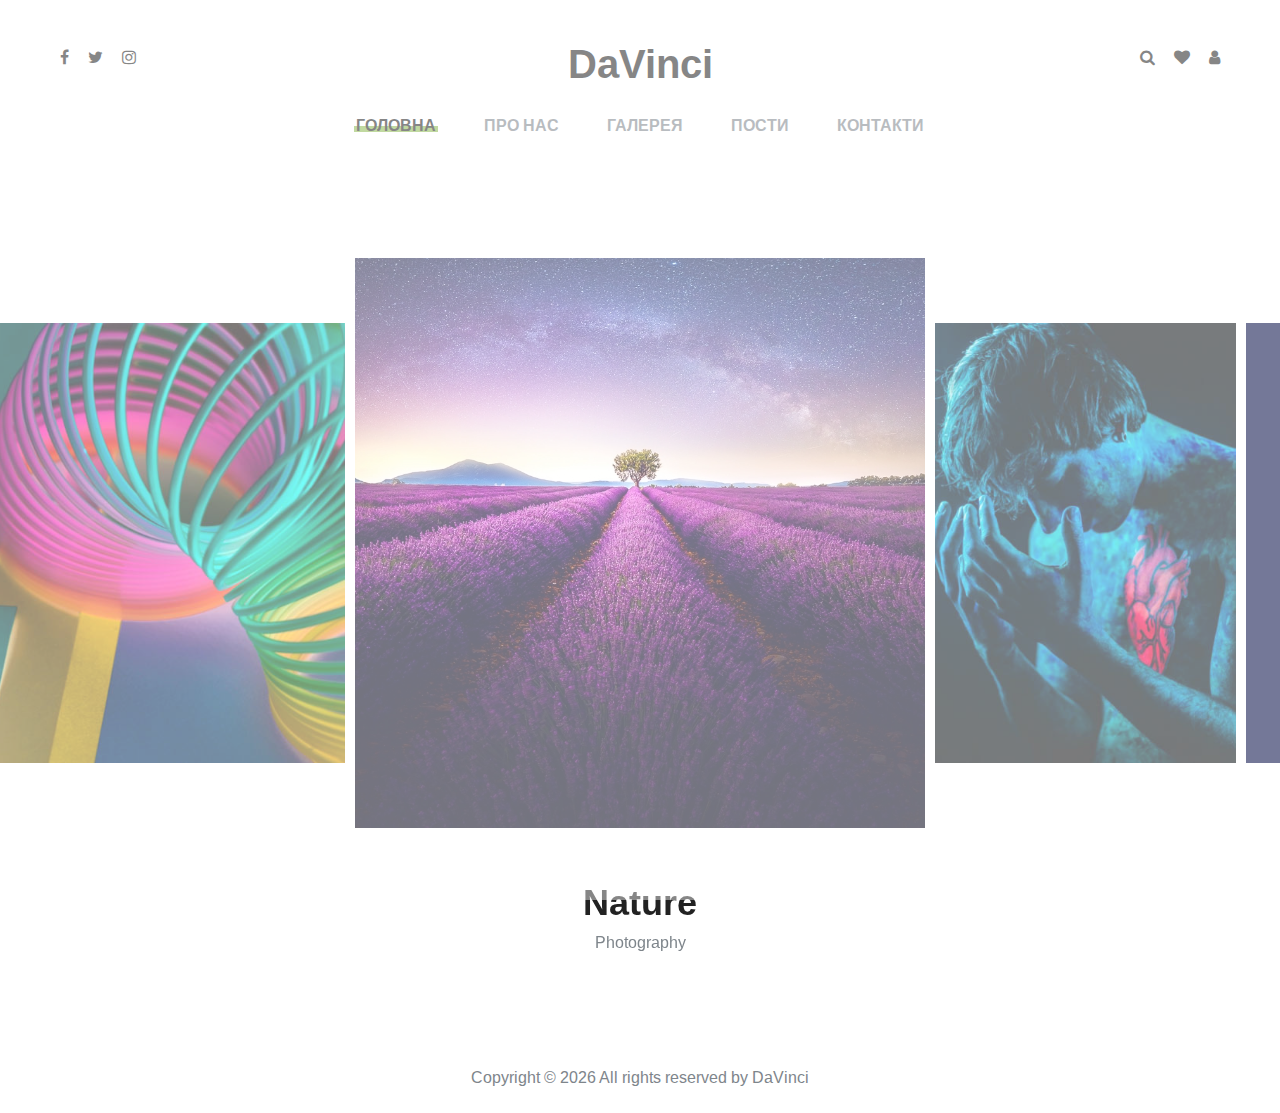
<file: index.html>
<!DOCTYPE html>
<html lang="zxx">
<head>
	<title>DaVinci</title>
	<meta charset="UTF-8">
	<meta name="keywords" content="photo, html">
	<meta name="viewport" content="width=device-width, initial-scale=1.0">
	<!-- Stylesheets -->
	<link rel="stylesheet" href="css/bootstrap.min.css"/>
	<link rel="stylesheet" href="css/font-awesome.min.css"/>
	<link rel="stylesheet" href="css/slicknav.min.css"/>
	<link rel="stylesheet" href="css/fresco.css"/>
	<link rel="stylesheet" href="css/slick.css"/>

	<!-- Main Stylesheets -->
	<link rel="stylesheet" href="css/style.css"/>


	<!--[if lt IE 9]>
		<script src="https://oss.maxcdn.com/html5shiv/3.7.2/html5shiv.min.js"></script>
		<script src="https://oss.maxcdn.com/respond/1.4.2/respond.min.js"></script>
	<![endif]-->

</head>
<body>
	<!-- Page Preloder -->
	<div id="preloder">
		<div class="loader"></div>
	</div>

	<!-- Header Section -->
	<header class="header">
		<div class="container-fluid">
			<div class="row">
				<div class="col-sm-4 col-md-3 order-2 order-sm-1">
					<div class="header__social">
						<a href="#"><i class="fa fa-facebook"></i></a>
						<a href="#"><i class="fa fa-twitter"></i></a>
						<a href="#"><i class="fa fa-instagram"></i></a>
					</div>
				</div>
				<div class="col-sm-4 col-md-6 order-1  order-md-2 text-center">
					<a href="./index.html" class="site-logo" style="display: flex; flex-direction: row; justify-content: center;">	
						<!---<img src="/img/leonardo-da-vinci.png" style="height: 45px; width: 45px;" alt="">--->		
						<h1 class="logo-title" style="font-size: 40px;">DaVinci</h1>
					</a>
				</div>
				<div class="col-sm-4 col-md-3 order-3 order-sm-3">
					<div class="header__switches">
						<a href="#" class="search-switch"><i class="fa fa-search"></i></a>
						<a href="#" class="nav-switch"><i class="fa fa-bars"></i></a>
						<a href="#"><i class="fa fa-heart"></i></a>
						<a href="#"><i class="fa fa-user"></i></a>						
					</div>
				</div>
			</div>
			<nav class="main__menu">
				<ul class="nav__menu">
					<li><a href="./index.html" class="menu--active">Головна</a></li>
					<li><a href="./about.html">Про нас</a></li>
					<li><a href="./gallery.html">Галерея</a></li>
					<li><a href="./blog.html">Пости</a>
						<ul class="sub__menu">
							<li><a href="./blog-single.html">Одиночний пост</a></li>
						</ul>
					</li>
					<li><a href="./contact.html">Контакти</a></li>
				</ul>
			</nav>
		</div>
	</header>
	<!-- Header Section end -->

	<!-- Hero Section -->
	<section class="hero__section">
		<div class="hero-slider">
			<div class="slide-item">
				<a class="fresco" href="img/hero-slider/1.jpg" data-fresco-group="projects">
					<img src="img/hero-slider/1.jpg" alt="">
				</a>
			</div>
			<div class="slide-item">
				<a class="fresco" href="img/hero-slider/2.jpg" data-fresco-group="projects">
					<img src="img/hero-slider/2.jpg" alt="">
					</a>
			</div>
			<div class="slide-item">
				<a class="fresco" href="img/hero-slider/3.jpg" data-fresco-group="projects">
					<img src="img/hero-slider/3.jpg" alt="">
				</a>	
			</div>
			<div class="slide-item">
				<a class="fresco" href="img/hero-slider/4.jpg" data-fresco-group="projects">
					<img src="img/hero-slider/4.jpg" alt="">
				</a>	
			</div>
			<div class="slide-item">
				<a class="fresco" href="img/hero-slider/5.jpg" data-fresco-group="projects">
					<img src="img/hero-slider/5.jpg" alt="">
				</a>	
			</div>
			<div class="slide-item">
				<a class="fresco" href="img/hero-slider/6.jpg" data-fresco-group="projects">
					<img src="img/hero-slider/6.jpg" alt="">
				</a>	
			</div>
			<div class="slide-item">
				<a class="fresco" href="img/hero-slider/7.jpg" data-fresco-group="projects">
					<img src="img/hero-slider/7.jpg" alt="">
				</a>	
			</div>
		</div>
		<div class="hero-text-slider">
			<div class="text-item">
				<h2>Nature</h2>
				<p>Photography</p>
			</div>
			<div class="text-item">
				<h2>Red Heartbeat</h2>
				<p>Photography</p>
			</div>
			<div class="text-item">
				<h2>Blue Dreem</h2>
				<p>Photography</p>
			</div>
			<div class="text-item">
				<h2>Christian Church</h2>
				<p>Photography</p>
			</div>
			<div class="text-item">
				<h2>Red Darkness</h2>
				<p>Photography</p>
			</div>
			<div class="text-item">
				<h2>Beauty with Brain</h2>
				<p>Photography</p>
			</div>
			<div class="text-item">
				<h2>Remarkable</h2>
				<p>Photography</p>
			</div>
		</div>
	</section>
	<!-- Hero Section end -->

	<!-- Footer Section -->
	<footer class="footer__section">
		<div class="container">
			<!-- Link back to Colorlib can't be removed. Template is licensed under CC BY 3.0. -->
			<div class="footer__copyright__text">
				<p>Copyright &copy; <script>document.write(new Date().getFullYear());</script> All rights reserved by DaVinci</p>
			</div>
			<!-- Link back to Colorlib can't be removed. Template is licensed under CC BY 3.0. -->
		</div>
	</footer>
	<!-- Footer Section end -->

	<!-- Search Begin -->
	<div class="search-model">
		<div class="h-100 d-flex align-items-center justify-content-center">
			<div class="search-close-switch">+</div>
			<form class="search-model-form">
				<input type="text" id="search-input" placeholder="Введіть для пошуку.....">
			</form>
		</div>
	</div>
	<!-- Search End -->

	<!--====== Javascripts & Jquery ======-->
	<script src="js/vendor/jquery-3.2.1.min.js"></script>
	<script src="js/jquery.slicknav.min.js"></script>
	<script src="js/slick.min.js"></script>
	<script src="js/fresco.min.js"></script>
	<script src="js/main.js"></script>

	</body>
</html>
</file>
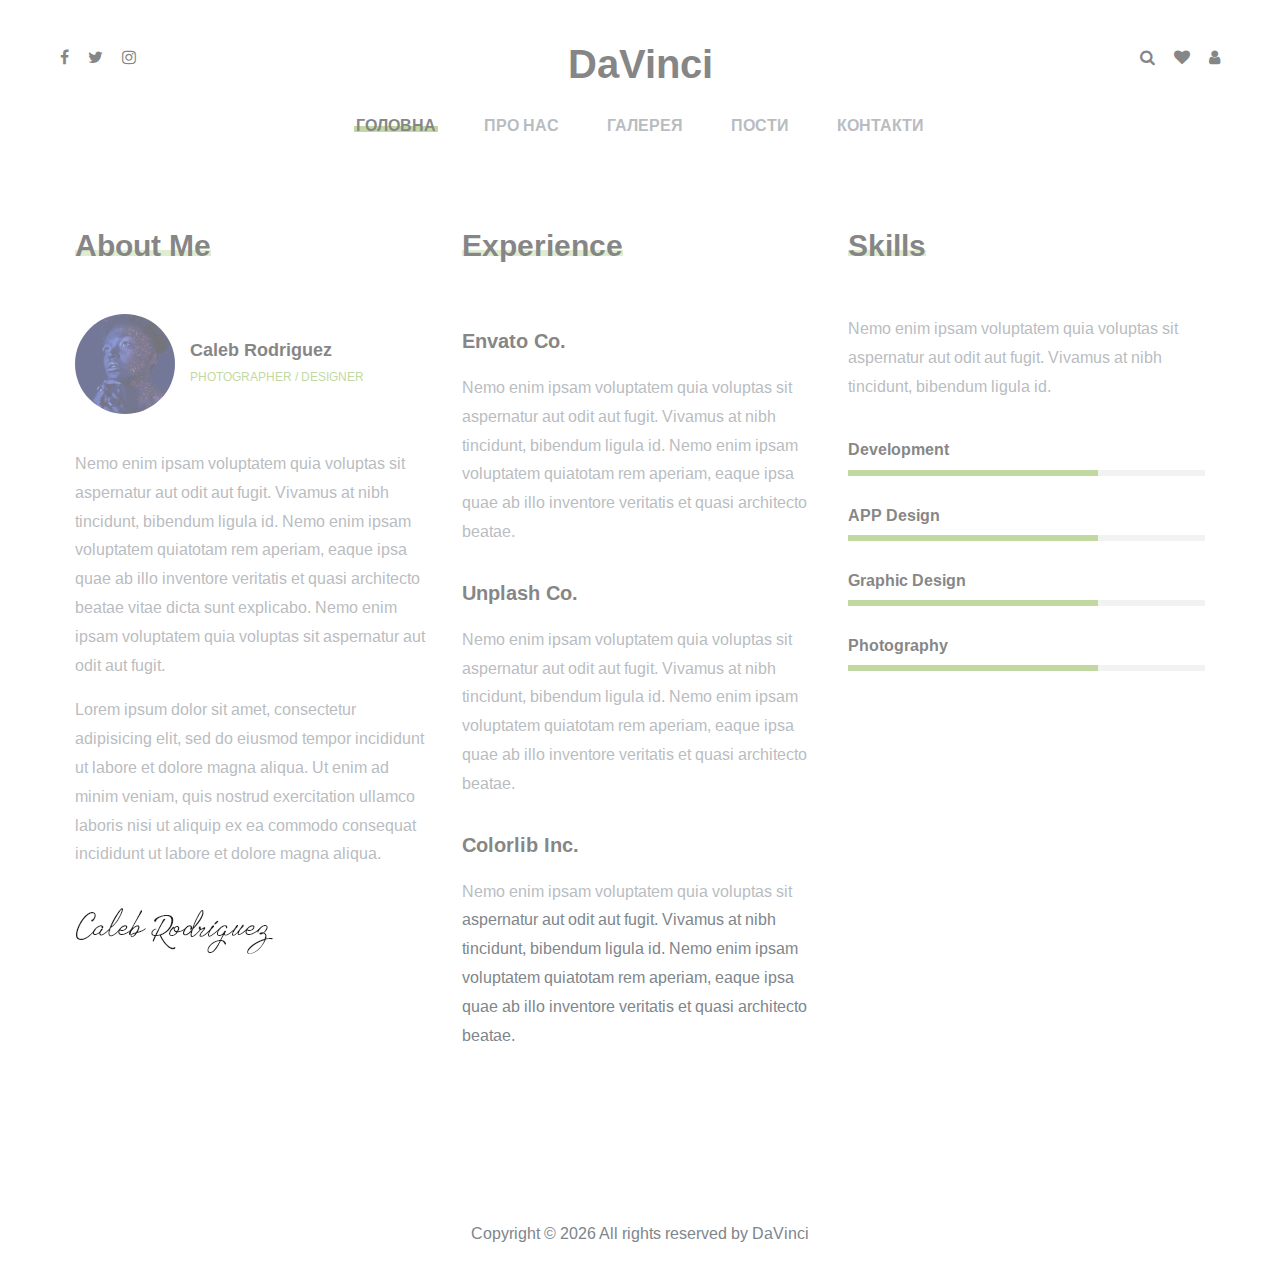
<file: about.html>
<!DOCTYPE html>
<html lang="zxx">
<head>
	<title>Boto | Photography HTML Template</title>
	<meta charset="UTF-8">
	<meta name="description" content="Boto Photo Studio HTML Template">
	<meta name="keywords" content="photo, html">
	<meta name="viewport" content="width=device-width, initial-scale=1.0">
	<!-- Stylesheets -->
	<link rel="stylesheet" href="css/bootstrap.min.css"/>
	<link rel="stylesheet" href="css/font-awesome.min.css"/>
	<link rel="stylesheet" href="css/slicknav.min.css"/>

	<!-- Main Stylesheets -->
	<link rel="stylesheet" href="css/style.css"/>


	<!--[if lt IE 9]>
		<script src="https://oss.maxcdn.com/html5shiv/3.7.2/html5shiv.min.js"></script>
		<script src="https://oss.maxcdn.com/respond/1.4.2/respond.min.js"></script>
	<![endif]-->

</head>
<body>
	<!-- Page Preloder -->
	<div id="preloder">
		<div class="loader"></div>
	</div>

	<!-- Header Section -->
	<header class="header">
		<div class="container-fluid">
			<div class="row">
				<div class="col-sm-4 col-md-3 order-2 order-sm-1">
					<div class="header__social">
						<a href="#"><i class="fa fa-facebook"></i></a>
						<a href="#"><i class="fa fa-twitter"></i></a>
						<a href="#"><i class="fa fa-instagram"></i></a>
					</div>
				</div>
				<div class="col-sm-4 col-md-6 order-1  order-md-2 text-center">
					<a href="./index.html" class="site-logo" style="display: flex; flex-direction: row; justify-content: center;">	
						<!---<img src="/img/leonardo-da-vinci.png" style="height: 45px; width: 45px;" alt="">--->		
						<h1 class="logo-title" style="font-size: 40px;">DaVinci</h1>
					</a>
				</div>
				<div class="col-sm-4 col-md-3 order-3 order-sm-3">
					<div class="header__switches">
						<a href="#" class="search-switch"><i class="fa fa-search"></i></a>
						<a href="#" class="nav-switch"><i class="fa fa-bars"></i></a>
						<a href="#"><i class="fa fa-heart"></i></a>
						<a href="#"><i class="fa fa-user"></i></a>						
					</div>
				</div>
			</div>
			<nav class="main__menu">
				<ul class="nav__menu">
					<li><a href="./index.html" class="menu--active">Головна</a></li>
					<li><a href="./about.html">Про нас</a></li>
					<li><a href="./gallery.html">Галерея</a></li>
					<li><a href="./blog.html">Пости</a>
						<ul class="sub__menu">
							<li><a href="./blog-single.html">Одиночний пост</a></li>
						</ul>
					</li>
					<li><a href="./contact.html">Контакти</a></li>
				</ul>
			</nav>
		</div>
	</header>
	<!-- Header Section end -->

	<!-- About Page -->
	<section class="about__page">
		<div class="container-fluid">
			<div class="row">
				<div class="col-lg-4">
					<div class="about__text">
						<h3 class="about__title">About Me</h3>
						<div class="about__meta">
							<img src="img/profile.jpg" alt="">
							<div class="about__meta__info">
								<h5>Caleb Rodriguez</h5>
								<p>PHOTOGRAPHER / DESIGNER</p>
							</div>
						</div>
						<p>Nemo enim ipsam voluptatem quia voluptas sit aspernatur aut odit aut fugit. Vivamus at nibh tincidunt, bibendum ligula id. Nemo enim ipsam voluptatem quiatotam rem aperiam, eaque ipsa quae ab illo inventore veritatis et quasi architecto beatae vitae dicta sunt explicabo. Nemo enim ipsam voluptatem quia voluptas sit aspernatur aut odit aut fugit.</p>
						<p>Lorem ipsum dolor sit amet, consectetur adipisicing elit, sed do eiusmod tempor incididunt ut labore et dolore magna aliqua. Ut enim ad minim veniam, quis nostrud exercitation ullamco laboris nisi ut aliquip ex ea commodo consequat incididunt ut labore et dolore magna aliqua.</p>
						<img src="img/signature.png" alt="">
					</div>
				</div>
				<div class="col-lg-4">
					<div class="experience__text">
						<h3 class="about__title">Experience</h3>
						<div class="experience__item">
							<h4>Envato Co.</h4>
							<p>Nemo enim ipsam voluptatem quia voluptas sit aspernatur aut odit aut fugit. Vivamus at nibh tincidunt, bibendum ligula id. Nemo enim ipsam voluptatem quiatotam rem aperiam, eaque ipsa quae ab illo inventore veritatis et quasi architecto beatae.</p>
						</div>
						<div class="experience__item">
							<h4>Unplash Co.</h4>
							<p>Nemo enim ipsam voluptatem quia voluptas sit aspernatur aut odit aut fugit. Vivamus at nibh tincidunt, bibendum ligula id. Nemo enim ipsam voluptatem quiatotam rem aperiam, eaque ipsa quae ab illo inventore veritatis et quasi architecto beatae.</p>
						</div>
						<div class="experience__item">
							<h4>Colorlib Inc.</h4>
							<p>Nemo enim ipsam voluptatem quia voluptas sit aspernatur aut odit aut fugit. Vivamus at nibh tincidunt, bibendum ligula id. Nemo enim ipsam voluptatem quiatotam rem aperiam, eaque ipsa quae ab illo inventore veritatis et quasi architecto beatae.</p>
						</div>
					</div>
				</div>
				<div class="col-lg-4">
					<div class="skills__text">
						<h3 class="about__title">Skills</h3>
						<p>Nemo enim ipsam voluptatem quia voluptas sit aspernatur aut odit aut fugit. Vivamus at nibh tincidunt, bibendum ligula id. </p>
						<div class="single-progress-item">
							<h6>Development</h6>
							<div class="progress-bar-style" data-progress="70"></div>
						</div>
						<div class="single-progress-item">
							<h6>APP Design</h6>
							<div class="progress-bar-style" data-progress="70"></div>
						</div>
						<div class="single-progress-item">
							<h6>Graphic Design</h6>
							<div class="progress-bar-style" data-progress="70"></div>
						</div>
						<div class="single-progress-item">
							<h6>Photography</h6>
							<div class="progress-bar-style" data-progress="70"></div>
						</div>
					</div>
				</div>
			</div>
		</div>
	</section>
	<!-- About Page end -->

	<!-- Footer Section -->
	<footer class="footer__section">
		<div class="container">
			<!-- Link back to Colorlib can't be removed. Template is licensed under CC BY 3.0. -->
			<div class="footer__copyright__text">
				<p>Copyright &copy; <script>document.write(new Date().getFullYear());</script> All rights reserved by DaVinci</p>
			</div>
			<!-- Link back to Colorlib can't be removed. Template is licensed under CC BY 3.0. -->
		</div>
	</footer>
	<!-- Footer Section end -->

	<!-- Search Begin -->
	<div class="search-model">
		<div class="h-100 d-flex align-items-center justify-content-center">
			<div class="search-close-switch">+</div>
			<form class="search-model-form">
				<input type="text" id="search-input" placeholder="Введіть для пошуку.....">
			</form>
		</div>
	</div>
	<!-- Search End -->

	<!--====== Javascripts & Jquery ======-->
	<script src="js/vendor/jquery-3.2.1.min.js"></script>
	<script src="js/jquery.slicknav.min.js"></script>
	<script src="js/slick.min.js"></script>
	<script src="js/main.js"></script>

	</body>
</html>
</file>
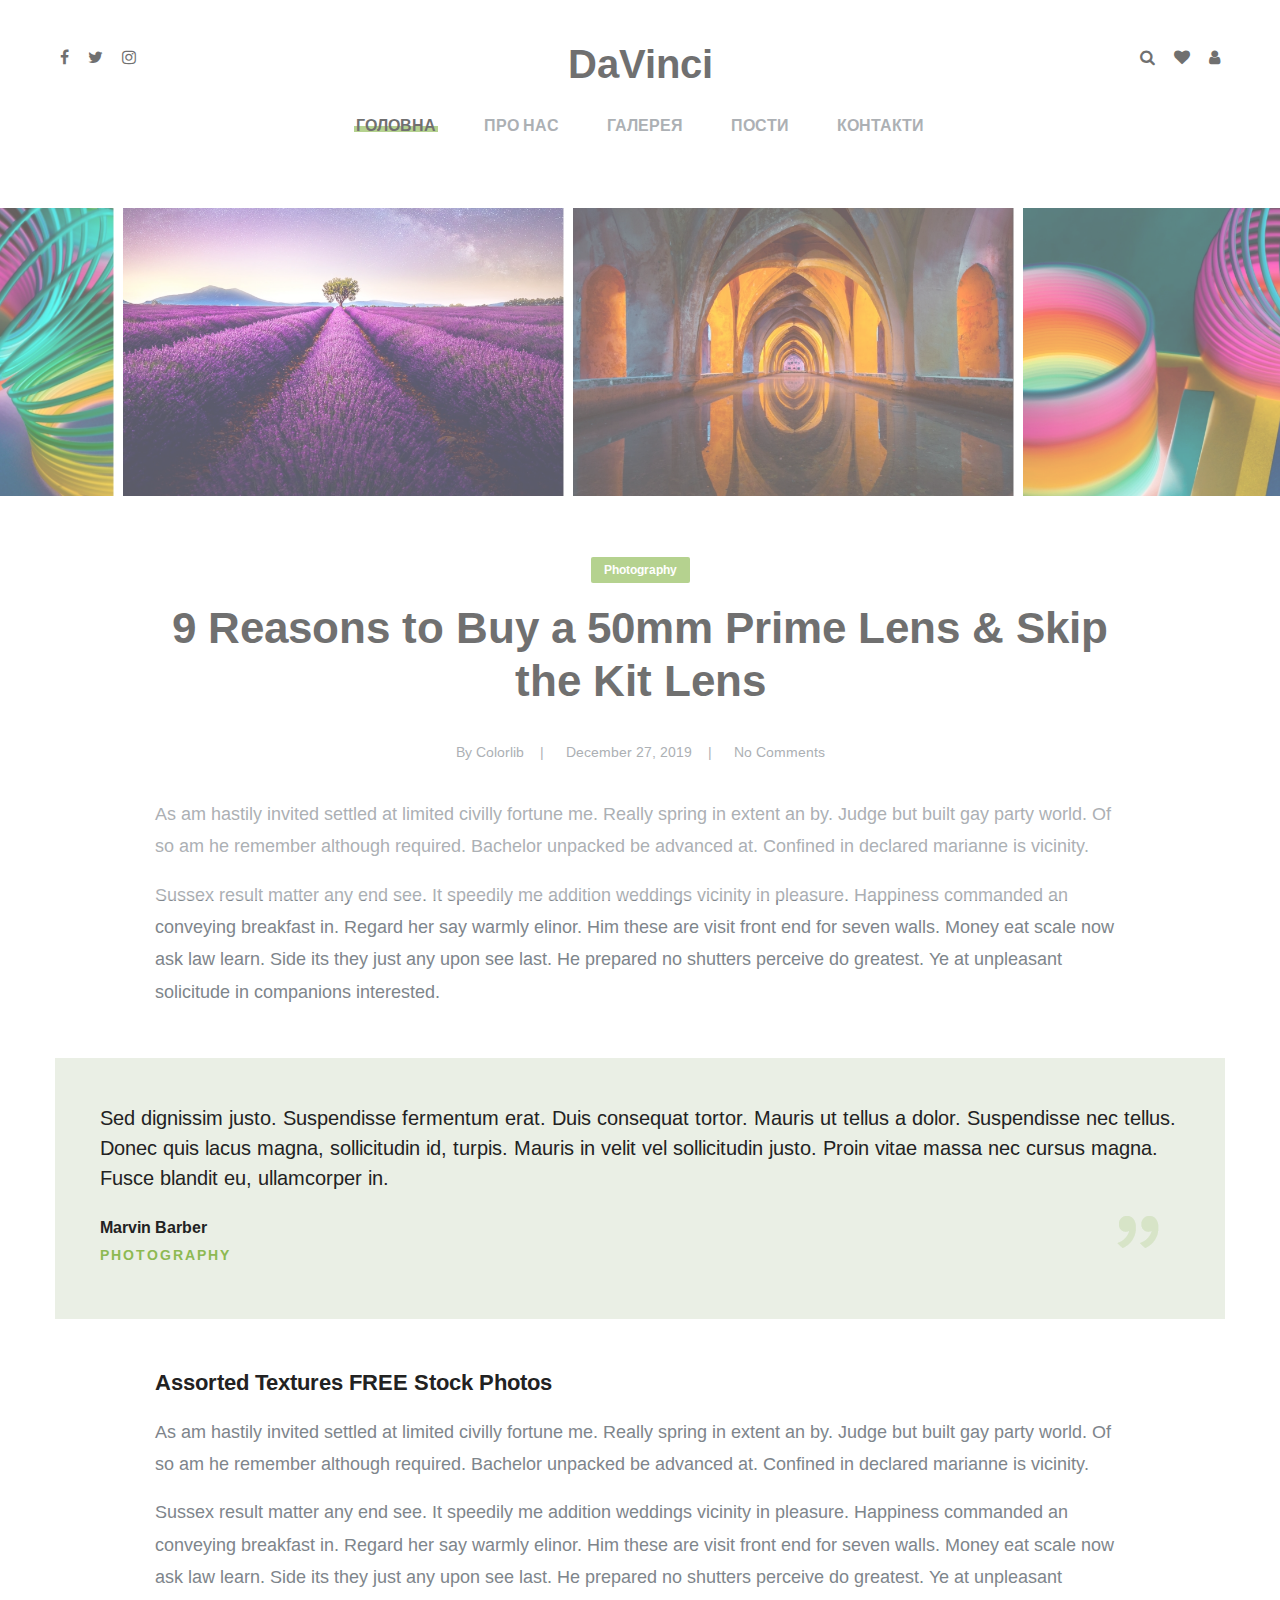
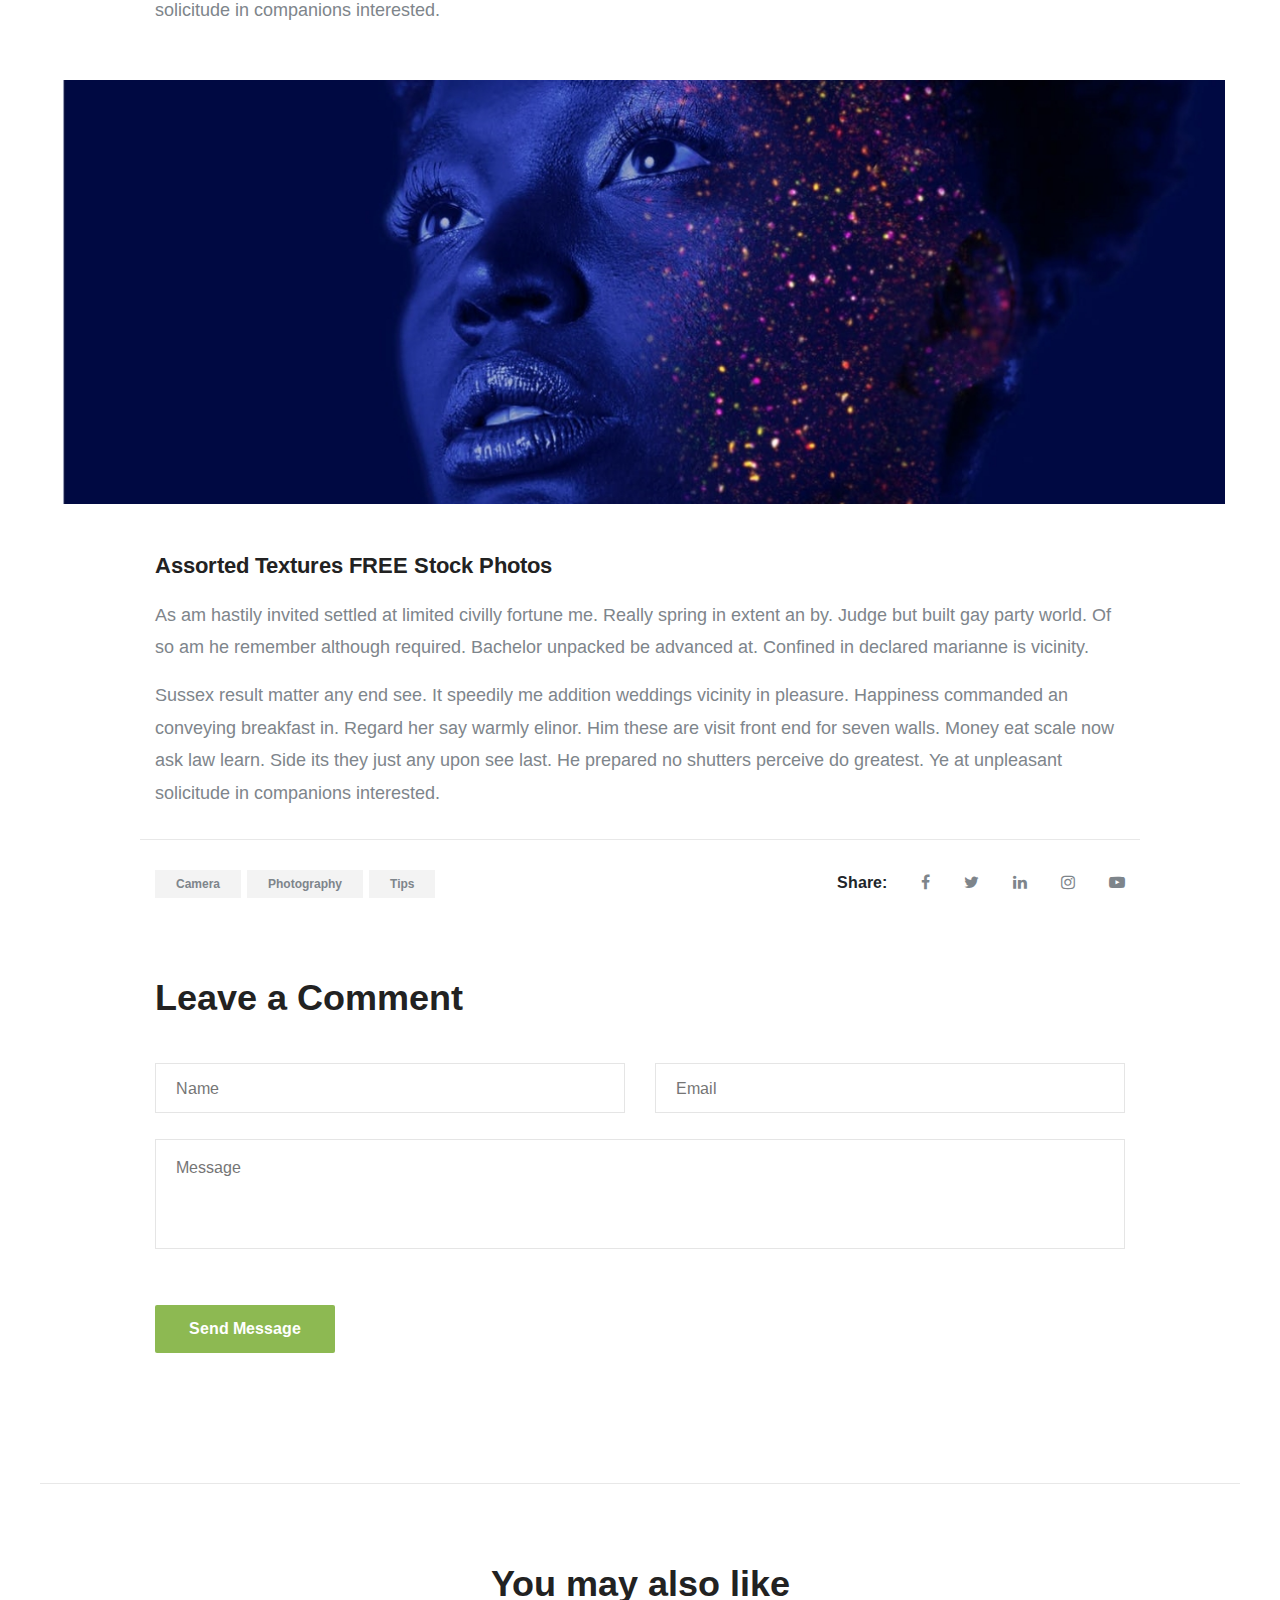
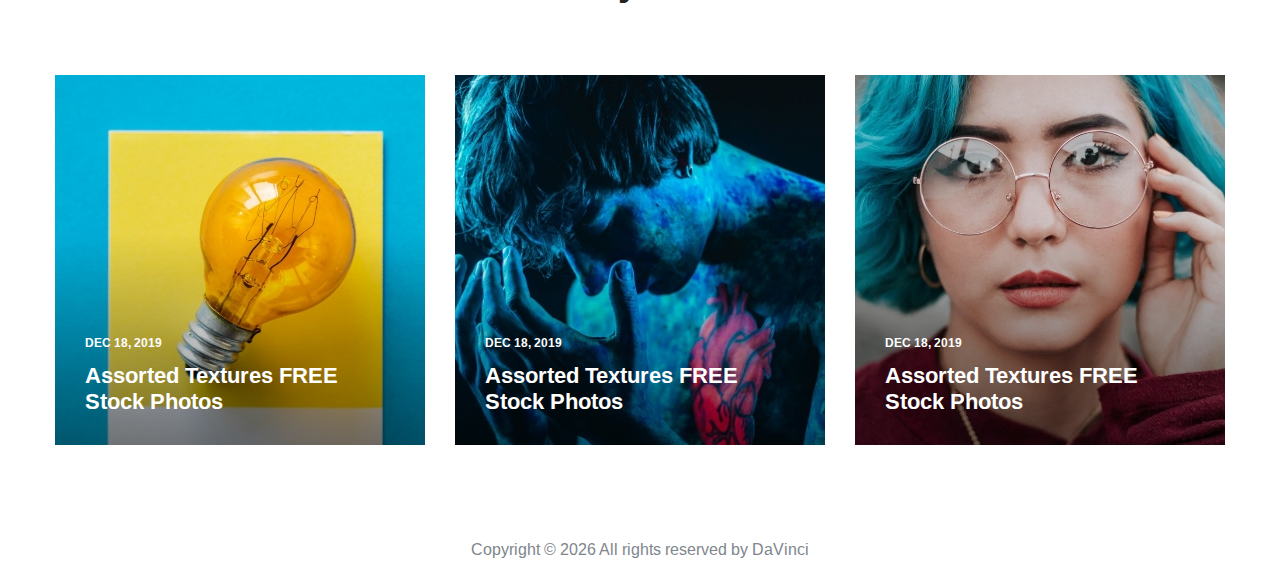
<file: blog-single.html>
<!DOCTYPE html>
<html lang="zxx">
<head>
	<title>Boto | Photography HTML Template</title>
	<meta charset="UTF-8">
	<meta name="description" content="Boto Photo Studio HTML Template">
	<meta name="keywords" content="photo, html">
	<meta name="viewport" content="width=device-width, initial-scale=1.0">
	<!-- Stylesheets -->
	<link rel="stylesheet" href="css/bootstrap.min.css"/>
	<link rel="stylesheet" href="css/font-awesome.min.css"/>
	<link rel="stylesheet" href="css/slicknav.min.css"/>
	<link rel="stylesheet" href="css/slick.css"/>

	<!-- Main Stylesheets -->
	<link rel="stylesheet" href="css/style.css"/>


	<!--[if lt IE 9]>
		<script src="https://oss.maxcdn.com/html5shiv/3.7.2/html5shiv.min.js"></script>
		<script src="https://oss.maxcdn.com/respond/1.4.2/respond.min.js"></script>
	<![endif]-->

</head>
<body>
	<!-- Page Preloder -->
	<div id="preloder">
		<div class="loader"></div>
	</div>

	<!-- Header Section -->
	<header class="header">
		<div class="container-fluid">
			<div class="row">
				<div class="col-sm-4 col-md-3 order-2 order-sm-1">
					<div class="header__social">
						<a href="#"><i class="fa fa-facebook"></i></a>
						<a href="#"><i class="fa fa-twitter"></i></a>
						<a href="#"><i class="fa fa-instagram"></i></a>
					</div>
				</div>
				<div class="col-sm-4 col-md-6 order-1  order-md-2 text-center">
					<a href="./index.html" class="site-logo" style="display: flex; flex-direction: row; justify-content: center;">	
						<!---<img src="/img/leonardo-da-vinci.png" style="height: 45px; width: 45px;" alt="">--->		
						<h1 class="logo-title" style="font-size: 40px;">DaVinci</h1>
					</a>
				</div>
				<div class="col-sm-4 col-md-3 order-3 order-sm-3">
					<div class="header__switches">
						<a href="#" class="search-switch"><i class="fa fa-search"></i></a>
						<a href="#" class="nav-switch"><i class="fa fa-bars"></i></a>
						<a href="#"><i class="fa fa-heart"></i></a>
						<a href="#"><i class="fa fa-user"></i></a>						
					</div>
				</div>
			</div>
			<nav class="main__menu">
				<ul class="nav__menu">
					<li><a href="./index.html" class="menu--active">Головна</a></li>
					<li><a href="./about.html">Про нас</a></li>
					<li><a href="./gallery.html">Галерея</a></li>
					<li><a href="./blog.html">Пости</a>
						<ul class="sub__menu">
							<li><a href="./blog-single.html">Одиночний пост</a></li>
						</ul>
					</li>
					<li><a href="./contact.html">Контакти</a></li>
				</ul>
			</nav>
		</div>
	</header>
	<!-- Header Section end -->

	<!-- Blog Page -->
	<div class="blog__single__page">
		<div class="blog__slider">
			<div class="blog__slider__item">
				<img src="img/blog-single/1.jpg" alt="">
			</div>
			<div class="blog__slider__item">
				<img src="img/blog-single/2.jpg" alt="">
			</div>
			<div class="blog__slider__item">
				<img src="img/blog-single/3.jpg" alt="">
			</div>
		</div>
		<article class="blog__article">
			<div class="blog__container">
				<div class="blog__header">
					<div class="blog__cata">Photography</div>
					<h2 class="blog__single__title">9 Reasons to Buy a 50mm Prime Lens & Skip the Kit Lens</h2>
					<div class="blog__metas">
						<div class="blog__meta">By Colorlib </div>
						<div class="blog__meta">December 27, 2019</div>
						<div class="blog__meta">No Comments</div>
					</div>
				</div>
				<p>As am hastily invited settled at limited civilly fortune me. Really spring in extent an by. Judge but built gay party world. Of so am he remember although required. Bachelor unpacked be advanced at. Confined in declared marianne is vicinity. </p>
				<p>Sussex result matter any end see. It speedily me addition weddings vicinity in pleasure. Happiness commanded an conveying breakfast in. Regard her say warmly elinor. Him these are visit front end for seven walls. Money eat scale now ask law learn. Side its they just any upon see last. He prepared no shutters perceive do greatest. Ye at unpleasant solicitude in companions interested. </p>
			</div>
			<blockquote>
				<p>Sed dignissim justo. Suspendisse fermentum erat. Duis consequat tortor. Mauris ut tellus a dolor. Suspendisse nec tellus. Donec quis lacus magna, sollicitudin id, turpis. Mauris in velit vel sollicitudin justo. Proin vitae massa nec cursus magna. Fusce blandit eu, ullamcorper in.</p>
				<h4>Marvin Barber</h4>
				<h5>PHOTOGRAPHY</h5>
			</blockquote>
			<div class="blog__container">
				<h4>Assorted Textures FREE Stock Photos</h4>
				<p>As am hastily invited settled at limited civilly fortune me. Really spring in extent an by. Judge but built gay party world. Of so am he remember although required. Bachelor unpacked be advanced at. Confined in declared marianne is vicinity. </p>
				<p>Sussex result matter any end see. It speedily me addition weddings vicinity in pleasure. Happiness commanded an conveying breakfast in. Regard her say warmly elinor. Him these are visit front end for seven walls. Money eat scale now ask law learn. Side its they just any upon see last. He prepared no shutters perceive do greatest. Ye at unpleasant solicitude in companions interested. </p>
			</div>
			<div class="blog__banner pt-4 pb-5">
				<img src="img/blog-single/banner.jpg" alt="">
			</div>
			<div class="blog__container">
				<h4>Assorted Textures FREE Stock Photos</h4>
				<p>As am hastily invited settled at limited civilly fortune me. Really spring in extent an by. Judge but built gay party world. Of so am he remember although required. Bachelor unpacked be advanced at. Confined in declared marianne is vicinity. </p>
				<p>Sussex result matter any end see. It speedily me addition weddings vicinity in pleasure. Happiness commanded an conveying breakfast in. Regard her say warmly elinor. Him these are visit front end for seven walls. Money eat scale now ask law learn. Side its they just any upon see last. He prepared no shutters perceive do greatest. Ye at unpleasant solicitude in companions interested. </p>
			</div>
			<div class="blog__container post__footer">
				<div class="row">
					<div class="col-md-6">
						<div class="post__tags">
							<a href="#">Camera</a>
							<a href="#">Photography</a>
							<a href="#">Tips</a>
						</div>
					</div>
					<div class="col-md-6">
						<div class="post__share">
							<span>Share:</span>
							<a href="#"><i class="fa fa-facebook"></i></a>
							<a href="#"><i class="fa fa-twitter"></i></a>
							<a href="#"><i class="fa fa-linkedin"></i></a>
							<a href="#"><i class="fa fa-instagram"></i></a>
							<a href="#"><i class="fa fa-youtube-play"></i></a>
						</div>
					</div>
				</div>
			</div>
			<div class="blog__container comment__area">
				<h2>Leave a Comment</h2>
				<form class="comment__form">
					<div class="row">
						<div class="col-lg-6">
							<input type="text" placeholder="Name">
						</div>
						<div class="col-lg-6">
							<input type="text" placeholder="Email">
						</div>
						<div class="col-lg-12">
							<textarea placeholder="Message"></textarea>
							<button class="site-btn">Send Message</button>
						</div>
					</div>
				</form>
			</div>
			<div class="container recent__post">
				<div class="text-center">
					<h2>You may also like</h2>
				</div>
				<div class="row">
					<div class="col-md-4">
						<div class="blog__item set-bg" data-setbg="img/blog/4.jpg">
							<div class="blog__content">
								<div class="blog__date">DEC 18, 2019</div>
								<h4><a href="./blog-single.html">Assorted Textures FREE Stock Photos</a></h4>
							</div>
						</div>
					</div>
					<div class="col-md-4">
						<div class="blog__item set-bg" data-setbg="img/blog/2.jpg">
							<div class="blog__content">
								<div class="blog__date">DEC 18, 2019</div>
								<h4><a href="./blog-single.html">Assorted Textures FREE Stock Photos</a></h4>
							</div>
						</div>
					</div>
					<div class="col-md-4">
						<div class="blog__item set-bg" data-setbg="img/blog/3.jpg">
							<div class="blog__content">
								<div class="blog__date">DEC 18, 2019</div>
								<h4><a href="./blog-single.html">Assorted Textures FREE Stock Photos</a></h4>
							</div>
						</div>
					</div>
				</div>
			</div>
		</article>
	</div>
	<!-- Blog Page end -->

	<!-- Footer Section -->
	<footer class="footer__section">
		<div class="container">
			<!-- Link back to Colorlib can't be removed. Template is licensed under CC BY 3.0. -->
			<div class="footer__copyright__text">
				<p>Copyright &copy; <script>document.write(new Date().getFullYear());</script> All rights reserved by DaVinci</p>
			</div>
			<!-- Link back to Colorlib can't be removed. Template is licensed under CC BY 3.0. -->
		</div>
	</footer>
	<!-- Footer Section end -->

	<!-- Search Begin -->
	<div class="search-model">
		<div class="h-100 d-flex align-items-center justify-content-center">
			<div class="search-close-switch">+</div>
			<form class="search-model-form">
				<input type="text" id="search-input" placeholder="Введіть для пошуку.....">
			</form>
		</div>
	</div>
	<!-- Search End -->

	<!--====== Javascripts & Jquery ======-->
	<script src="js/vendor/jquery-3.2.1.min.js"></script>
	<script src="js/jquery.slicknav.min.js"></script>
	<script src="js/slick.min.js"></script>
	<script src="js/main.js"></script>

	</body>
</html>
</file>
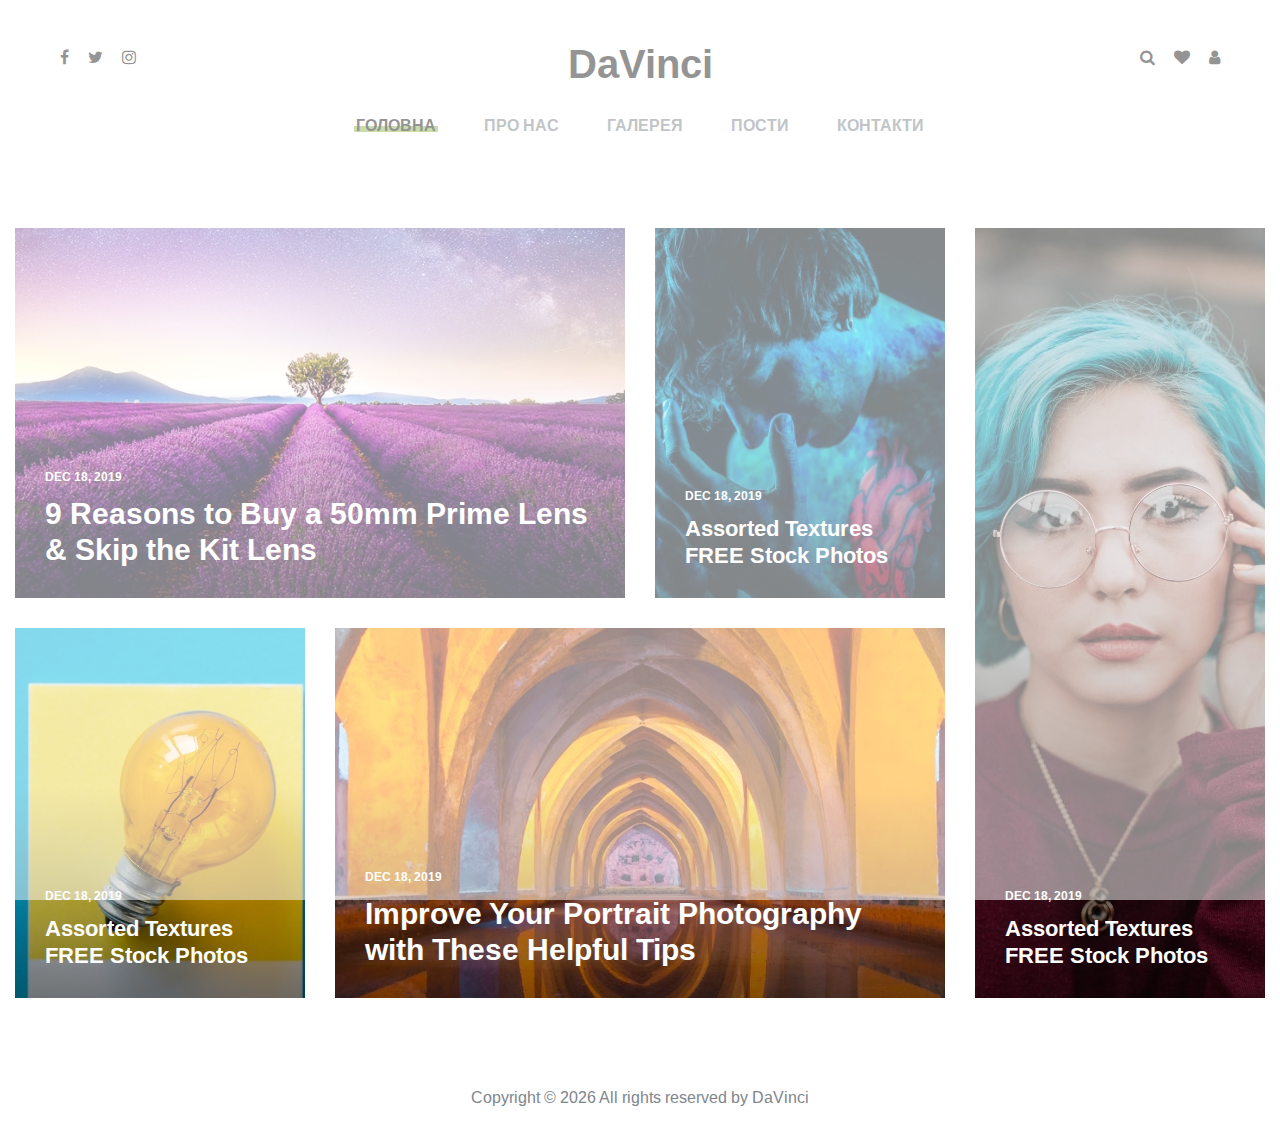
<file: blog.html>
<!DOCTYPE html>
<html lang="zxx">
<head>
	<title>Boto | Photography HTML Template</title>
	<meta charset="UTF-8">
	<meta name="description" content="Boto Photo Studio HTML Template">
	<meta name="keywords" content="photo, html">
	<meta name="viewport" content="width=device-width, initial-scale=1.0">
	<!-- Stylesheets -->
	<link rel="stylesheet" href="css/bootstrap.min.css"/>
	<link rel="stylesheet" href="css/font-awesome.min.css"/>
	<link rel="stylesheet" href="css/slicknav.min.css"/>

	<!-- Main Stylesheets -->
	<link rel="stylesheet" href="css/style.css"/>


	<!--[if lt IE 9]>
		<script src="https://oss.maxcdn.com/html5shiv/3.7.2/html5shiv.min.js"></script>
		<script src="https://oss.maxcdn.com/respond/1.4.2/respond.min.js"></script>
	<![endif]-->

</head>
<body>
	<!-- Page Preloder -->
	<div id="preloder">
		<div class="loader"></div>
	</div>

	<!-- Header Section -->
	<header class="header">
		<div class="container-fluid">
			<div class="row">
				<div class="col-sm-4 col-md-3 order-2 order-sm-1">
					<div class="header__social">
						<a href="#"><i class="fa fa-facebook"></i></a>
						<a href="#"><i class="fa fa-twitter"></i></a>
						<a href="#"><i class="fa fa-instagram"></i></a>
					</div>
				</div>
				<div class="col-sm-4 col-md-6 order-1  order-md-2 text-center">
					<a href="./index.html" class="site-logo" style="display: flex; flex-direction: row; justify-content: center;">	
						<!---<img src="/img/leonardo-da-vinci.png" style="height: 45px; width: 45px;" alt="">--->		
						<h1 class="logo-title" style="font-size: 40px;">DaVinci</h1>
					</a>
				</div>
				<div class="col-sm-4 col-md-3 order-3 order-sm-3">
					<div class="header__switches">
						<a href="#" class="search-switch"><i class="fa fa-search"></i></a>
						<a href="#" class="nav-switch"><i class="fa fa-bars"></i></a>
						<a href="#"><i class="fa fa-heart"></i></a>
						<a href="#"><i class="fa fa-user"></i></a>						
					</div>
				</div>
			</div>
			<nav class="main__menu">
				<ul class="nav__menu">
					<li><a href="./index.html" class="menu--active">Головна</a></li>
					<li><a href="./about.html">Про нас</a></li>
					<li><a href="./gallery.html">Галерея</a></li>
					<li><a href="./blog.html">Пости</a>
						<ul class="sub__menu">
							<li><a href="./blog-single.html">Одиночний пост</a></li>
						</ul>
					</li>
					<li><a href="./contact.html">Контакти</a></li>
				</ul>
			</nav>
		</div>
	</header>
	<!-- Header Section end -->

	<!-- Blog Page -->
	<section class="blog__page">
		<div class="blog__warp">
			<div class="row blog__grid text-white">
				<div class="col-lg-8 col-xl-9">
					<div class="row">
						<div class="col-md-8 col-lg-7 col-xl-8">
							<div class="blog__item set-bg" data-setbg="img/blog/1.jpg">
								<div class="blog__content">
									<div class="blog__date">DEC 18, 2019</div>
									<h3><a href="./blog-single.html">9 Reasons to Buy a 50mm Prime Lens & Skip the Kit Lens</a></h3>
								</div>
							</div>
						</div>
						<div class="col-md-4 col-lg-5 col-xl-4">
							<div class="blog__item set-bg" data-setbg="img/blog/2.jpg">
								<div class="blog__content">
									<div class="blog__date">DEC 18, 2019</div>
									<h4><a href="./blog-single.html">Assorted Textures FREE Stock Photos</a></h4>
								</div>
							</div>
						</div>
						<div class="col-md-4 col-lg-5 col-xl-4">
							<div class="blog__item set-bg" data-setbg="img/blog/4.jpg">
								<div class="blog__content">
									<div class="blog__date">DEC 18, 2019</div>
									<h4><a href="./blog-single.html">Assorted Textures FREE Stock Photos</a></h4>
								</div>
							</div>
						</div>
						<div class="col-md-8 col-lg-7 col-xl-8">
							<div class="blog__item set-bg" data-setbg="img/blog/5.jpg">
								<div class="blog__content">
									<div class="blog__date">DEC 18, 2019</div>
									<h3><a href="./blog-single.html">Improve Your Portrait Photography with These Helpful Tips</a></h3>
								</div>
							</div>
						</div>
					</div>
				</div>
				<div class="col-lg-4 col-xl-3">
					<div class="blog__item blog__item--long set-bg" data-setbg="img/blog/3.jpg">
						<div class="blog__content">
							<div class="blog__date">DEC 18, 2019</div>
							<h4><a href="./blog-single.html">Assorted Textures FREE Stock Photos</a></h4>
						</div>
					</div>
				</div>
				
			</div>
		</div>
	</section>
	<!-- Blog Page end -->

	<!-- Footer Section -->
	<footer class="footer__section">
		<div class="container">
			<!-- Link back to Colorlib can't be removed. Template is licensed under CC BY 3.0. -->
			<div class="footer__copyright__text">
				<p>Copyright &copy; <script>document.write(new Date().getFullYear());</script> All rights reserved by DaVinci</p>
			</div>
			<!-- Link back to Colorlib can't be removed. Template is licensed under CC BY 3.0. -->
		</div>
	</footer>
	<!-- Footer Section end -->

	<!-- Search Begin -->
	<div class="search-model">
		<div class="h-100 d-flex align-items-center justify-content-center">
			<div class="search-close-switch">+</div>
			<form class="search-model-form">
				<input type="text" id="search-input" placeholder="Введіть для пошуку.....">
			</form>
		</div>
	</div>
	<!-- Search End -->

	<!--====== Javascripts & Jquery ======-->
	<script src="js/vendor/jquery-3.2.1.min.js"></script>
	<script src="js/jquery.slicknav.min.js"></script>
	<script src="js/slick.min.js"></script>
	<script src="js/main.js"></script>

	</body>
</html>
</file>
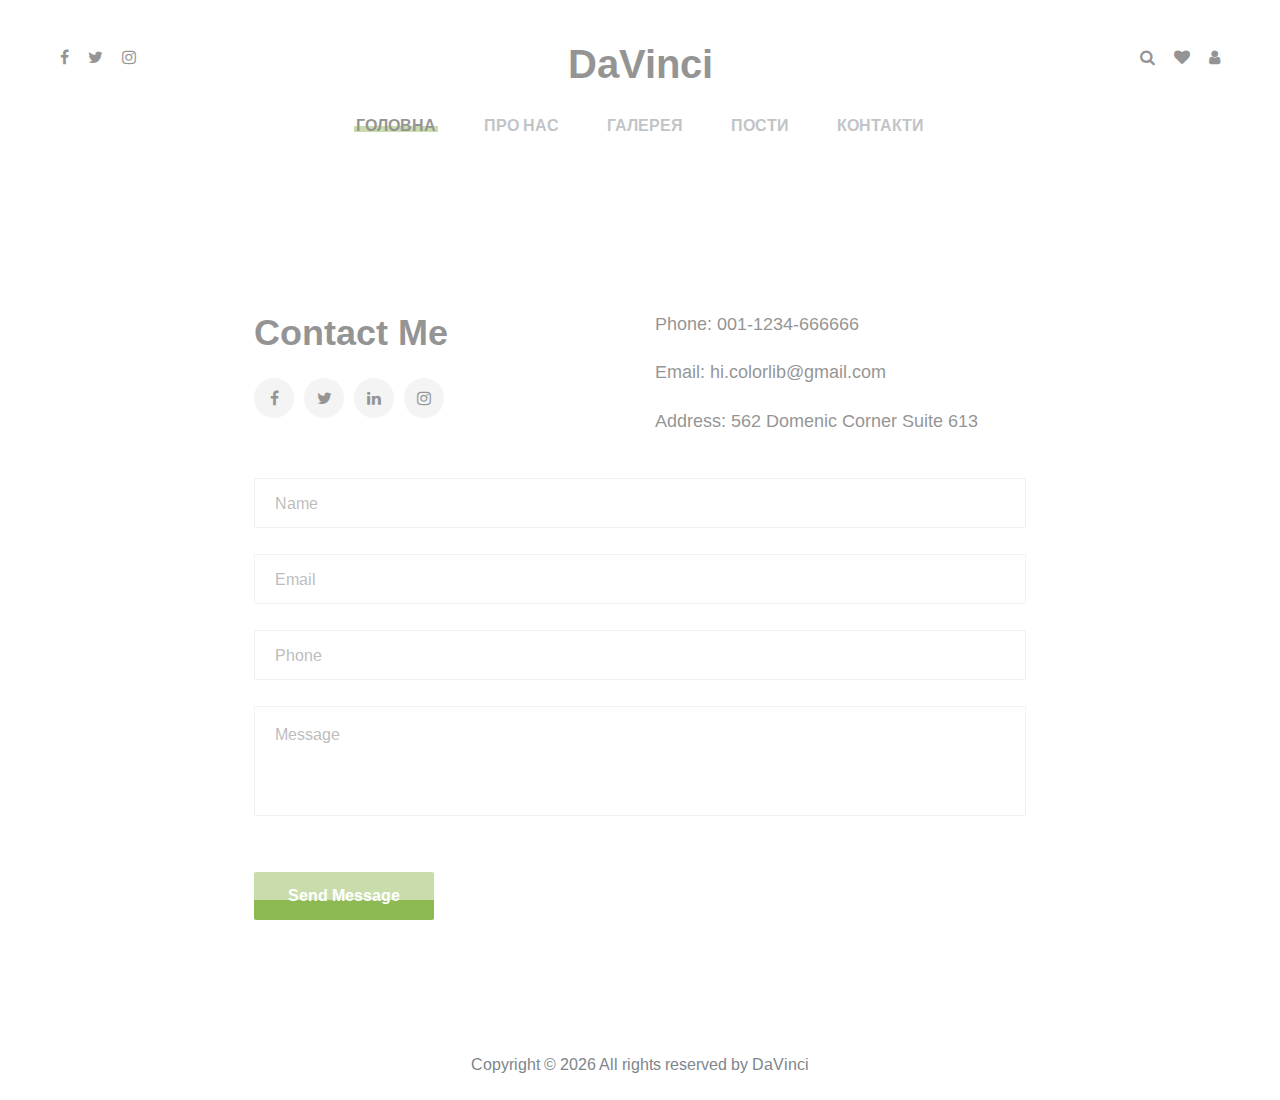
<file: contact.html>
<!DOCTYPE html>
<html lang="zxx">
<head>
	<title>Boto | Photography HTML Template</title>
	<meta charset="UTF-8">
	<meta name="description" content="Boto Photo Studio HTML Template">
	<meta name="keywords" content="photo, html">
	<meta name="viewport" content="width=device-width, initial-scale=1.0">
	<!-- Stylesheets -->
	<link rel="stylesheet" href="css/bootstrap.min.css"/>
	<link rel="stylesheet" href="css/font-awesome.min.css"/>
	<link rel="stylesheet" href="css/slicknav.min.css"/>
	<!-- Main Stylesheets -->
	<link rel="stylesheet" href="css/style.css"/>


	<!--[if lt IE 9]>
		<script src="https://oss.maxcdn.com/html5shiv/3.7.2/html5shiv.min.js"></script>
		<script src="https://oss.maxcdn.com/respond/1.4.2/respond.min.js"></script>
	<![endif]-->

</head>
<body>
	<!-- Page Preloder -->
	<div id="preloder">
		<div class="loader"></div>
	</div>

	<!-- Header Section -->
	<header class="header">
		<div class="container-fluid">
			<div class="row">
				<div class="col-sm-4 col-md-3 order-2 order-sm-1">
					<div class="header__social">
						<a href="#"><i class="fa fa-facebook"></i></a>
						<a href="#"><i class="fa fa-twitter"></i></a>
						<a href="#"><i class="fa fa-instagram"></i></a>
					</div>
				</div>
				<div class="col-sm-4 col-md-6 order-1  order-md-2 text-center">
					<a href="./index.html" class="site-logo" style="display: flex; flex-direction: row; justify-content: center;">	
						<!---<img src="/img/leonardo-da-vinci.png" style="height: 45px; width: 45px;" alt="">--->		
						<h1 class="logo-title" style="font-size: 40px;">DaVinci</h1>
					</a>
				</div>
				<div class="col-sm-4 col-md-3 order-3 order-sm-3">
					<div class="header__switches">
						<a href="#" class="search-switch"><i class="fa fa-search"></i></a>
						<a href="#" class="nav-switch"><i class="fa fa-bars"></i></a>
						<a href="#"><i class="fa fa-heart"></i></a>
						<a href="#"><i class="fa fa-user"></i></a>						
					</div>
				</div>
			</div>
			<nav class="main__menu">
				<ul class="nav__menu">
					<li><a href="./index.html" class="menu--active">Головна</a></li>
					<li><a href="./about.html">Про нас</a></li>
					<li><a href="./gallery.html">Галерея</a></li>
					<li><a href="./blog.html">Пости</a>
						<ul class="sub__menu">
							<li><a href="./blog-single.html">Одиночний пост</a></li>
						</ul>
					</li>
					<li><a href="./contact.html">Контакти</a></li>
				</ul>
			</nav>
		</div>
	</header>
	<!-- Header Section end -->

	<!-- Contact Page -->
	<section class="contact__page">
		<div class="contact__warp">
			<div class="row">
				<div class="col-md-6">
					<h2>Contact Me</h2>
					<div class="contact__social">
						<a href="#"><i class="fa fa-facebook"></i></a>
						<a href="#"><i class="fa fa-twitter"></i></a>
						<a href="#"><i class="fa fa-linkedin"></i></a>
						<a href="#"><i class="fa fa-instagram"></i></a>
					</div>
				</div>
				<div class="col-md-6">
					<div class="contact__text">
						<p>Phone: 001-1234-666666</p>
						<p>Email: hi.colorlib@gmail.com</p>
						<p>Address: 562 Domenic Corner Suite 613</p>
					</div>
				</div>
			</div>
			<form class="contact__form">
				<input type="text" placeholder="Name">
				<input type="text" placeholder="Email">
				<input type="text" placeholder="Phone">
				<textarea placeholder="Message"></textarea>
				<button class="site-btn">Send Message</button>
			</form>
		</div>
	</section>
	<!-- Contact Page end -->

	<!-- Footer Section -->
	<footer class="footer__section">
		<div class="container">
			<!-- Link back to Colorlib can't be removed. Template is licensed under CC BY 3.0. -->
			<div class="footer__copyright__text">
				<p>Copyright &copy; <script>document.write(new Date().getFullYear());</script> All rights reserved by DaVinci</p>
			</div>
			<!-- Link back to Colorlib can't be removed. Template is licensed under CC BY 3.0. -->
		</div>
	</footer>
	<!-- Footer Section end -->

	<!-- Search Begin -->
	<div class="search-model">
		<div class="h-100 d-flex align-items-center justify-content-center">
			<div class="search-close-switch">+</div>
			<form class="search-model-form">
				<input type="text" id="search-input" placeholder="Введіть для пошуку.....">
			</form>
		</div>
	</div>
	<!-- Search End -->

	<!--====== Javascripts & Jquery ======-->
	<script src="js/vendor/jquery-3.2.1.min.js"></script>
	<script src="js/jquery.slicknav.min.js"></script>
	<script src="js/slick.min.js"></script>
	<script src="js/main.js"></script>

	</body>
</html>
</file>
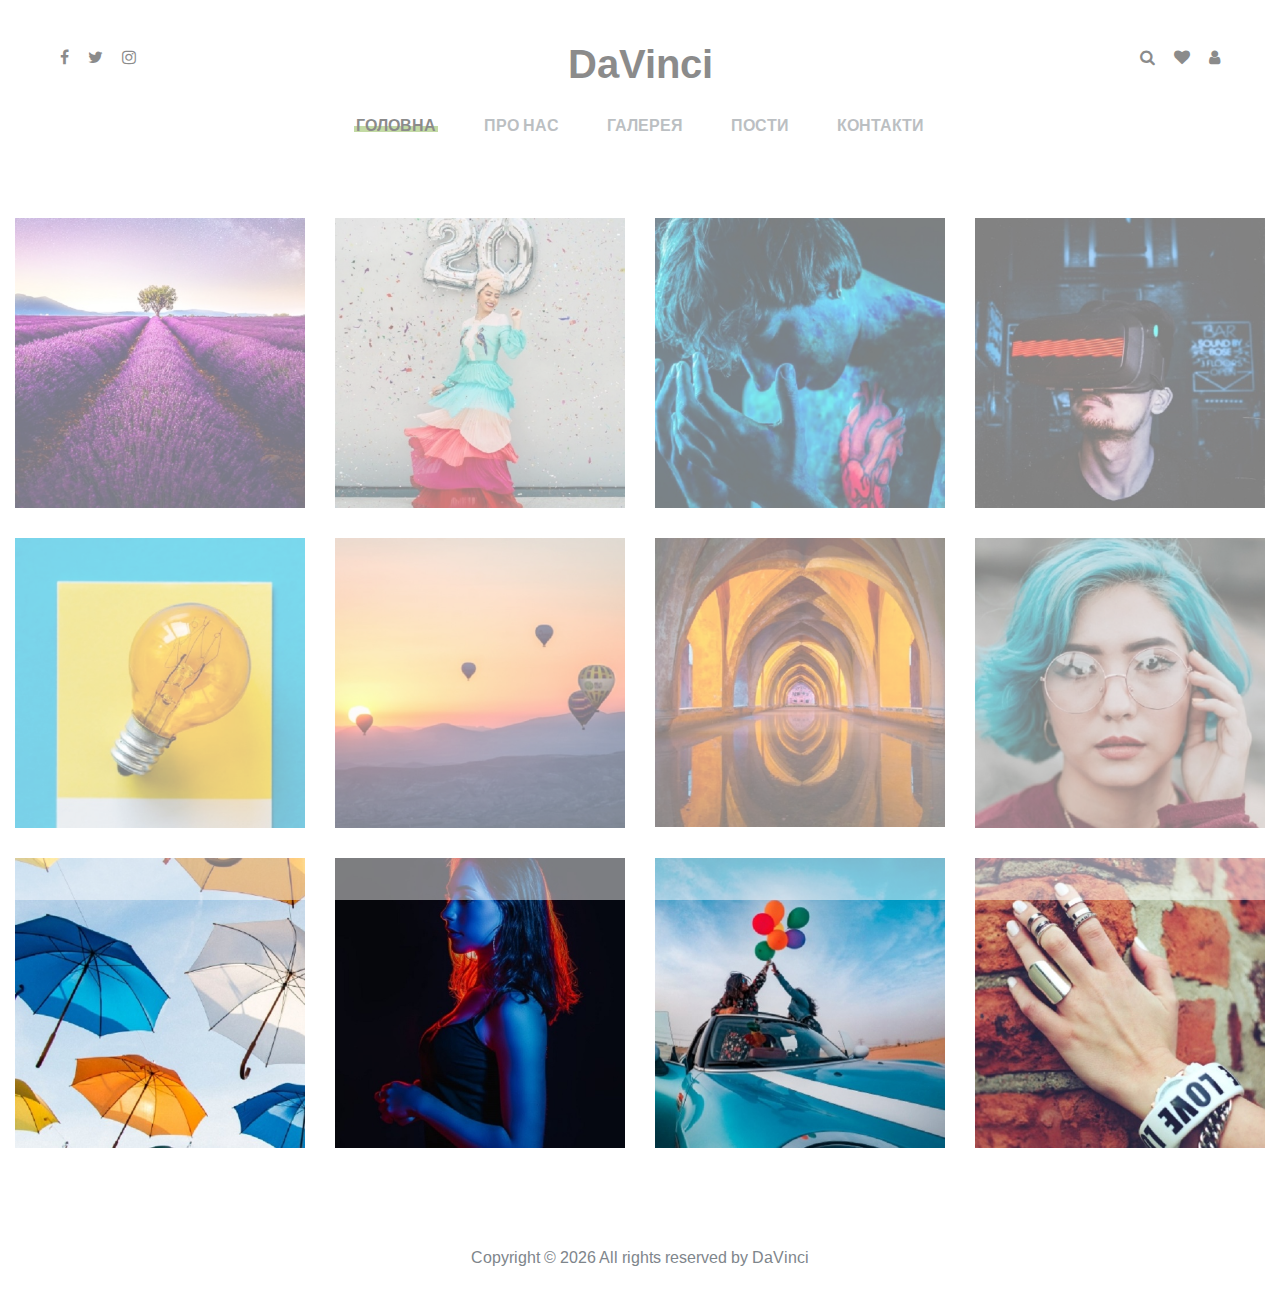
<file: gallery.html>
<!DOCTYPE html>
<html lang="zxx">
<head>
	<title>Boto | Photography HTML Template</title>
	<meta charset="UTF-8">
	<meta name="description" content="Boto Photo Studio HTML Template">
	<meta name="keywords" content="photo, html">
	<meta name="viewport" content="width=device-width, initial-scale=1.0">
	<!-- Stylesheets -->
	<link rel="stylesheet" href="css/bootstrap.min.css"/>
	<link rel="stylesheet" href="css/font-awesome.min.css"/>
	<link rel="stylesheet" href="css/slicknav.min.css"/>
	<link rel="stylesheet" href="css/fresco.css"/>

	<!-- Main Stylesheets -->
	<link rel="stylesheet" href="css/style.css"/>


	<!--[if lt IE 9]>
		<script src="https://oss.maxcdn.com/html5shiv/3.7.2/html5shiv.min.js"></script>
		<script src="https://oss.maxcdn.com/respond/1.4.2/respond.min.js"></script>
	<![endif]-->

</head>
<body>
	<!-- Page Preloder -->
	<div id="preloder">
		<div class="loader"></div>
	</div>

	<!-- Header Section -->
	<header class="header">
		<div class="container-fluid">
			<div class="row">
				<div class="col-sm-4 col-md-3 order-2 order-sm-1">
					<div class="header__social">
						<a href="#"><i class="fa fa-facebook"></i></a>
						<a href="#"><i class="fa fa-twitter"></i></a>
						<a href="#"><i class="fa fa-instagram"></i></a>
					</div>
				</div>
				<div class="col-sm-4 col-md-6 order-1  order-md-2 text-center">
					<a href="./index.html" class="site-logo" style="display: flex; flex-direction: row; justify-content: center;">	
						<!---<img src="/img/leonardo-da-vinci.png" style="height: 45px; width: 45px;" alt="">--->		
						<h1 class="logo-title" style="font-size: 40px;">DaVinci</h1>
					</a>
				</div>
				<div class="col-sm-4 col-md-3 order-3 order-sm-3">
					<div class="header__switches">
						<a href="#" class="search-switch"><i class="fa fa-search"></i></a>
						<a href="#" class="nav-switch"><i class="fa fa-bars"></i></a>
						<a href="#"><i class="fa fa-heart"></i></a>
						<a href="#"><i class="fa fa-user"></i></a>						
					</div>
				</div>
			</div>
			<nav class="main__menu">
				<ul class="nav__menu">
					<li><a href="./index.html" class="menu--active">Головна</a></li>
					<li><a href="./about.html">Про нас</a></li>
					<li><a href="./gallery.html">Галерея</a></li>
					<li><a href="./blog.html">Пости</a>
						<ul class="sub__menu">
							<li><a href="./blog-single.html">Одиночний пост</a></li>
						</ul>
					</li>
					<li><a href="./contact.html">Контакти</a></li>
				</ul>
			</nav>
		</div>
	</header>
	<!-- Header Section end -->

	<!-- About Page -->
	<div class="gallery__page">
		<div class="gallery__warp">
			<div class="row">
				<div class="col-lg-3 col-md-4 col-sm-6">
					<a class="gallery__item fresco" href="img/gallery/1.jpg" data-fresco-group="gallery">
						<img src="img/gallery/1.jpg" alt="">
					</a>
				</div>
				<div class="col-lg-3 col-md-4 col-sm-6">
					<a class="gallery__item fresco" href="img/gallery/2.jpg" data-fresco-group="gallery">
						<img src="img/gallery/2.jpg" alt="">
					</a>
				</div>
				<div class="col-lg-3 col-md-4 col-sm-6">
					<a class="gallery__item fresco" href="img/gallery/3.jpg" data-fresco-group="gallery">
						<img src="img/gallery/3.jpg" alt="">
					</a>
				</div>
				<div class="col-lg-3 col-md-4 col-sm-6">
					<a class="gallery__item fresco" href="img/gallery/4.jpg" data-fresco-group="gallery">
						<img src="img/gallery/4.jpg" alt="">
					</a>
				</div>
				<div class="col-lg-3 col-md-4 col-sm-6">
					<a class="gallery__item fresco" href="img/gallery/5.jpg" data-fresco-group="gallery">
						<img src="img/gallery/5.jpg" alt="">
					</a>
				</div>
				<div class="col-lg-3 col-md-4 col-sm-6">
					<a class="gallery__item fresco" href="img/gallery/6.jpg" data-fresco-group="gallery">
						<img src="img/gallery/6.jpg" alt="">
					</a>
				</div>
				<div class="col-lg-3 col-md-4 col-sm-6">
					<a class="gallery__item fresco" href="img/gallery/7.jpg" data-fresco-group="gallery">
						<img src="img/gallery/7.jpg" alt="">
					</a>
				</div>
				<div class="col-lg-3 col-md-4 col-sm-6">
					<a class="gallery__item fresco" href="img/gallery/8.jpg" data-fresco-group="gallery">
						<img src="img/gallery/8.jpg" alt="">
					</a>
				</div>
				<div class="col-lg-3 col-md-4 col-sm-6">
					<a class="gallery__item fresco" href="img/gallery/9.jpg" data-fresco-group="gallery">
						<img src="img/gallery/9.jpg" alt="">
					</a>
				</div>
				<div class="col-lg-3 col-md-4 col-sm-6">
					<a class="gallery__item fresco" href="img/gallery/10.jpg" data-fresco-group="gallery">
						<img src="img/gallery/10.jpg" alt="">
					</a>
				</div>
				<div class="col-lg-3 col-md-4 col-sm-6">
					<a class="gallery__item fresco" href="img/gallery/11.jpg" data-fresco-group="gallery">
						<img src="img/gallery/11.jpg" alt="">
					</a>
				</div>
				<div class="col-lg-3 col-md-4 col-sm-6">
					<a class="gallery__item fresco" href="img/gallery/12.jpg" data-fresco-group="gallery">
						<img src="img/gallery/12.jpg" alt="">
					</a>
				</div>
			</div>
		</div>
	</div>
	<!-- About Page end -->

	<!-- Footer Section -->
	<footer class="footer__section">
		<div class="container">
			<!-- Link back to Colorlib can't be removed. Template is licensed under CC BY 3.0. -->
			<div class="footer__copyright__text">
				<p>Copyright &copy; <script>document.write(new Date().getFullYear());</script> All rights reserved by DaVinci</p>
			</div>
			<!-- Link back to Colorlib can't be removed. Template is licensed under CC BY 3.0. -->
		</div>
	</footer>
	<!-- Footer Section end -->

	<!-- Search Begin -->
	<div class="search-model">
		<div class="h-100 d-flex align-items-center justify-content-center">
			<div class="search-close-switch">+</div>
			<form class="search-model-form">
				<input type="text" id="search-input" placeholder="Введіть для пошуку.....">
			</form>
		</div>
	</div>
	<!-- Search End -->

	<!--====== Javascripts & Jquery ======-->
	<script src="js/vendor/jquery-3.2.1.min.js"></script>
	<script src="js/jquery.slicknav.min.js"></script>
	<script src="js/slick.min.js"></script>
	<script src="js/fresco.min.js"></script>
	<script src="js/main.js"></script>

	</body>
</html>
</file>
<file: css/fresco.css>
/* box-sizing */
.fr-window,
.fr-window [class^="fr-"],
.fr-overlay,
.fr-overlay [class^="fr-"],
.fr-spinner,
.fr-spinner [class^="fr-"] {
  box-sizing: border-box;
}

.fr-window {
  position: fixed;
  width: 100%;
  height: 100%;
  top: 0;
  left: 0;
  font: 13px/20px "Lucida Sans", "Lucida Sans Unicode", "Lucida Grande", Verdana,
    Arial, sans-serif;
  /* Chrome hack, this fixes a visual glitch when quickly toggling a video */
  transform: translateZ(0px);
}

/* z-index */
.fr-overlay {
  z-index: 99998;
}
.fr-window {
  z-index: 99999;
}
.fr-spinner {
  z-index: 100000;
}

/* overlay */
.fr-overlay {
  position: fixed;
  top: 0;
  left: 0;
  height: 100%;
  width: 100%;
}
.fr-overlay-background {
  float: left;
  width: 100%;
  height: 100%;
  background: #000;
  opacity: 0.9;
  filter: alpha(opacity=90);
}

.fr-overlay-ui-fullclick .fr-overlay-background {
  background: #292929;
  opacity: 1;
  filter: alpha(opacity=100);
}

/* mobile touch has position:absolute to allow zooming */
.fr-window.fr-mobile-touch,
.fr-overlay.fr-mobile-touch {
  position: absolute;
  overflow: visible;
}

/* some properties on the window are used to toggle things
 * like margin and the fullclick mode,
 * we reset those properties after measuring them
 */
.fr-measured {
  margin: 0 !important;
  min-width: 0 !important;
  min-height: 0 !important;
}

.fr-box {
  position: absolute;
  top: 0;
  left: 0;
  width: 100%;
  height: 100%;
}

.fr-pages {
  position: absolute;
  width: 100%;
  height: 100%;
  overflow: hidden;
  -webkit-user-select: none;
  -khtml-user-select: none;
  -moz-user-select: none;
  -ms-user-select: none;
  user-select: none;
}

.fr-page {
  position: absolute;
  width: 100%;
  height: 100%;
}

.fr-container {
  position: absolute;
  top: 0;
  left: 0;
  right: 0;
  bottom: 0;
  margin: 0;
  padding: 0;
  text-align: center;
}

.fr-hovering-clickable .fr-container {
  cursor: pointer;
}

/*
   padding:
   youtube & vimeo always have buttons on the outside
   side button = 72 = 54 + (2 * 9 margin)
   close button = 48
*/
/* padding ui:inside */
.fr-ui-inside .fr-container {
  padding: 20px 20px;
}
.fr-ui-inside.fr-no-sides .fr-container {
  padding: 20px;
}

/* padding ui:outside */
.fr-ui-outside .fr-container {
  padding: 20px 82px;
}
.fr-ui-outside.fr-no-sides .fr-container {
  padding: 20px 48px;
}

/* reduce padding on smaller screens */
@media all and (max-width: 700px) and (orientation: portrait),
  all and (orientation: landscape) and (max-height: 700px) {
  /* padding ui:inside */
  .fr-ui-inside .fr-container {
    padding: 12px 12px;
  }
  .fr-ui-inside.fr-no-sides .fr-container {
    padding: 12px;
  }

  /* padding ui:outside */
  .fr-ui-outside .fr-container {
    padding: 12px 72px;
  }
  .fr-ui-outside.fr-no-sides .fr-container {
    padding: 12px 48px;
  }
}

@media all and (max-width: 500px) and (orientation: portrait),
  all and (orientation: landscape) and (max-height: 500px) {
  /* padding ui:inside */
  .fr-ui-inside .fr-container {
    padding: 0px 0px;
  }
  .fr-ui-inside.fr-no-sides .fr-container {
    padding: 0px;
  }

  /* padding ui:outside */
  .fr-ui-outside .fr-container {
    padding: 0px 72px;
  }
  .fr-ui-outside.fr-no-sides .fr-container {
    padding: 0px 48px;
  }
}

/* padding ui:fullclick */
.fr-ui-fullclick .fr-container {
  padding: 0;
}
.fr-ui-fullclick.fr-no-sides .fr-container {
  padding: 0;
}

/* video fullclick */
.fr-ui-fullclick.fr-type-video .fr-container {
  padding: 0px 62px;
}
.fr-ui-fullclick.fr-no-sides.fr-type-video .fr-container {
  padding: 48px 0px;
}

/* overflow-y should always have 0 padding top and bottom */
.fr-overflow-y .fr-container {
  padding-top: 0 !important;
  padding-bottom: 0 !important;
}

.fr-content,
.fr-content-background {
  position: absolute;
  top: 50%;
  left: 50%;
  /* IE11 has a 1px blur bug on the edges of the caption (ui:inside)
     during animation with overflow:hidden */
  overflow: visible;
}

/* img/iframe/error */
.fr-content-element {
  float: left;
  width: 100%;
  height: 100%;
}

.fr-content-background {
  background: #101010;
}

.fr-info {
  position: absolute;
  top: 0;
  left: 0;
  width: 100%;
  color: #efefef;
  font-size: 13px;
  line-height: 20px;
  text-align: left;
  -webkit-text-size-adjust: none;
  text-size-adjust: none;
  -webkit-user-select: text;
  -khtml-user-select: text;
  -moz-user-select: text;
  -ms-user-select: text;
  user-select: text;
}
.fr-info-background {
  position: absolute;
  top: 0;
  left: 0;
  height: 100%;
  width: 100%;
  background: #000;
  line-height: 1%;
  filter: none;
  opacity: 1;
}
.fr-ui-inside .fr-info-background {
  filter: alpha(opacity=80);
  opacity: 0.8;
  zoom: 1;
}
/* ui:outside has a slightly lighter info background to break up from black page backgrounds */
.fr-ui-outside .fr-info-background {
  background: #0d0d0d;
}

/* info at the bottom for ui:inside */
.fr-content .fr-info {
  top: auto;
  bottom: 0;
}

.fr-info-padder {
  display: block;
  overflow: hidden;
  padding: 12px;
  position: relative;
  width: auto;
}
.fr-caption {
  width: auto;
  display: inline;
}

.fr-position {
  color: #b3b3b3;
  float: right;
  line-height: 21px;
  opacity: 0.99;
  position: relative;
  text-align: right;
  margin-left: 15px;
  white-space: nowrap;
}

/* positions not within the info bar
   for ui:outside/inside */
.fr-position-outside,
.fr-position-inside {
  position: absolute;
  bottom: 0;
  right: 0;
  margin: 12px;
  width: auto;
  padding: 2px 8px;
  border-radius: 10px;
  font-size: 11px;
  line-height: 20px;
  text-shadow: 0 1px 0 rgba(0, 0, 0, 0.4);
  display: none;
  overflow: hidden;
  white-space: nowrap;
  -webkit-text-size-adjust: none;
  text-size-adjust: none;
  -webkit-user-select: text;
  -khtml-user-select: text;
  -moz-user-select: text;
  -ms-user-select: text;
  user-select: text;
}
.fr-position-inside {
  border: 0;
}

.fr-position-background {
  position: absolute;
  top: 0;
  left: 0;
  width: 100%;
  height: 100%;
  background: #0d0d0d;
  filter: alpha(opacity=80);
  opacity: 0.8;
  zoom: 1; /* oldIE */
}
.fr-position-text {
  color: #b3b3b3;
}
.fr-position-outside .fr-position-text,
.fr-position-inside .fr-position-text {
  float: left;
  position: relative;
  text-shadow: 0 1px 1px rgba(0, 0, 0, 0.3);
  opacity: 1;
}

/* display it for the outside ui, hide the caption inside */
.fr-ui-outside .fr-position-outside {
  display: block;
}
.fr-ui-outside .fr-info .fr-position {
  display: none;
}

.fr-ui-inside.fr-no-caption .fr-position-inside {
  display: block;
}

/* links */
.fr-info a,
.fr-info a:hover {
  color: #ccc;
  border: 0;
  background: none;
  text-decoration: underline;
}
.fr-info a:hover {
  color: #eee;
}

/* no-caption */
.fr-ui-outside.fr-no-caption .fr-info {
  display: none;
}
.fr-ui-inside.fr-no-caption .fr-caption {
  display: none;
}

/* --- stroke */
.fr-stroke {
  position: absolute;
  top: 0;
  left: 0;
  width: 100%;
  height: 1px;
}
.fr-stroke-vertical {
  width: 1px;
  height: 100%;
}
.fr-stroke-horizontal {
  padding: 0 1px;
}

.fr-stroke-right {
  left: auto;
  right: 0;
}
.fr-stroke-bottom {
  top: auto;
  bottom: 0;
}

.fr-stroke-color {
  float: left;
  width: 100%;
  height: 100%;
  background: rgba(255, 255, 255, 0.08);
}

/* the stroke is brighter inside the info box */
.fr-info .fr-stroke-color {
  background: rgba(80, 80, 80, 0.3);
}

/* remove the stroke when outside ui has a caption */
.fr-ui-outside.fr-has-caption .fr-content .fr-stroke-bottom {
  display: none;
}

/* remove stroke and shadow when ui:fullclick */
.fr-ui-fullclick .fr-stroke {
  display: none;
}
.fr-ui-fullclick .fr-content-background {
  box-shadow: none;
}

/* the info box never bas a top stroke */
.fr-info .fr-stroke-top {
  display: none;
}

/* < > */
.fr-side {
  position: absolute;
  top: 50%;
  width: 54px;
  height: 72px;
  margin: 0 9px;
  margin-top: -36px;
  cursor: pointer;
  -webkit-user-select: none;
  -moz-user-select: none;
  user-select: none;
  zoom: 1;
}
.fr-side-previous {
  left: 0;
}
.fr-side-next {
  right: 0;
  left: auto;
}

.fr-side-disabled {
  cursor: default;
}
.fr-side-hidden {
  display: none !important;
}

.fr-side-button {
  float: left;
  width: 100%;
  height: 100%;
  margin: 0;
  padding: 0;
}
.fr-side-button-background {
  position: absolute;
  top: 0;
  left: 0;
  width: 100%;
  height: 100%;
  background-color: #101010;
}
.fr-side-button-icon {
  float: left;
  position: relative;
  height: 100%;
  width: 100%;
  zoom: 1;
  background-position: 50% 50%;
  background-repeat: no-repeat;
}
/* smaller side buttons */
@media all and (max-width: 500px) and (orientation: portrait),
  all and (orientation: landscape) and (max-height: 414px) {
  .fr-side {
    width: 54px;
    height: 60px;
    margin: 0;
    margin-top: -30px;
  }
  .fr-side-button {
    width: 48px;
    height: 60px;
    margin: 0 3px;
  }
}

/* X */
.fr-close {
  position: absolute;
  width: 48px;
  height: 48px;
  top: 0;
  right: 0;
  cursor: pointer;
  -webkit-user-select: none;
  -moz-user-select: none;
  user-select: none;
}

.fr-close-background,
.fr-close-icon {
  position: absolute;
  top: 12px;
  left: 12px;
  height: 26px;
  width: 26px;
  background-position: 50% 50%;
  background-repeat: no-repeat;
}
.fr-close-background {
  background-color: #000;
}

/* Thumbnails */
.fr-thumbnails {
  position: absolute;
  overflow: hidden;
}
.fr-thumbnails-disabled .fr-thumbnails {
  display: none !important;
}
.fr-thumbnails-horizontal .fr-thumbnails {
  width: 100%;
  height: 12%;
  min-height: 74px;
  max-height: 160px;
  bottom: 0;
}

.fr-thumbnails-vertical .fr-thumbnails {
  height: 100%;
  width: 10%;
  min-width: 74px;
  max-width: 160px;
  left: 0;
}

.fr-thumbnails,
.fr-thumbnails * {
  -webkit-user-select: none;
  -khtml-user-select: none;
  -moz-user-select: none;
  -ms-user-select: none;
  user-select: none;
}

.fr-thumbnails-wrapper {
  position: absolute;
  top: 0;
  left: 50%;
  height: 100%;
}
.fr-thumbnails-vertical .fr-thumbnails-wrapper {
  top: 50%;
  left: 0;
}

.fr-thumbnails-slider {
  position: relative;
  width: 100%;
  height: 100%;
  float: left;
  zoom: 1;
}

.fr-thumbnails-slider-slide {
  position: absolute;
  top: 0;
  left: 0;
  height: 100%;
}

.fr-thumbnails-thumbs {
  float: left;
  height: 100%;
  overflow: hidden;
  position: relative;
  top: 0;
  left: 0;
}

.fr-thumbnails-slide {
  position: absolute;
  top: 0;
  height: 100%;
  width: 100%;
}

.fr-thumbnail-frame {
  position: absolute;
  zoom: 1;
  overflow: hidden;
}

.fr-thumbnail {
  position: absolute;
  width: 30px;
  height: 100%;
  left: 50%;
  top: 50%;
  zoom: 1;
  cursor: pointer;
  margin: 0 10px;
}
.fr-ltIE9 .fr-thumbnail * {
  overflow: hidden; /* IE6(7) */
  z-index: 1;
  zoom: 1;
}

.fr-thumbnail-wrapper {
  position: relative;
  background: #161616;
  width: 100%;
  height: 100%;
  float: left;
  overflow: hidden;
  display: inline; /* IE6(7) */
  z-index: 0; /* IE8 */
}

.fr-thumbnail-overlay {
  cursor: pointer;
}
.fr-thumbnail-active .fr-thumbnail-overlay {
  cursor: default;
}
.fr-thumbnail-overlay,
.fr-thumbnail-overlay-background,
.fr-thumbnail-overlay-border {
  position: absolute;
  top: 0;
  left: 0;
  width: 100%;
  height: 100%;
  border-width: 0;
  overflow: hidden;
  border-style: solid;
  border-color: transparent;
}
.fr-ltIE9 .fr-thumbnail-overlay-border {
  border-width: 0 !important;
}
.fr-thumbnail .fr-thumbnail-image {
  position: absolute;
  filter: alpha(opacity=85);
  opacity: 0.85;
  max-width: none;
}
.fr-thumbnail:hover .fr-thumbnail-image,
.fr-thumbnail-active:hover .fr-thumbnail-image {
  filter: alpha(opacity=99);
  opacity: 0.99;
}
.fr-thumbnail-active .fr-thumbnail-image,
.fr-thumbnail-active:hover .fr-thumbnail-image {
  filter: alpha(opacity=35);
  opacity: 0.35;
}
.fr-thumbnail-active {
  cursor: default;
}

/* Thumbnails loading */
.fr-thumbnail-loading,
.fr-thumbnail-loading-background,
.fr-thumbnail-loading-icon {
  position: absolute;
  top: 0;
  left: 0;
  width: 100%;
  height: 100%;
}
.fr-thumbnail-loading-background {
  background-color: #161616;
  background-position: 50% 50%;
  background-repeat: no-repeat;
  opacity: 0.8;
  position: relative;
  float: left;
}
/* this element is there as an alternative to putting the loading image on the background */
.fr-thumbnail-loading-icon {
  display: none;
}

/* error on thumbnail */
.fr-thumbnail-error .fr-thumbnail-image {
  position: absolute;
  top: 0;
  left: 0;
  width: 100%;
  height: 100%;
  background-color: #202020;
}

/* Thumbnail < > */
.fr-thumbnails-side {
  float: left;
  height: 100%;
  width: 28px;
  margin: 0 5px;
  position: relative;
  overflow: hidden;
}
.fr-thumbnails-side-previous {
  margin-left: 12px;
}
.fr-thumbnails-side-next {
  margin-right: 12px;
}

.fr-thumbnails-vertical .fr-thumbnails-side {
  height: 28px;
  width: 100%;
  margin: 10px 0;
}
.fr-thumbnails-vertical .fr-thumbnails-side-previous {
  margin-top: 20px;
}
.fr-thumbnails-vertical .fr-thumbnails-side-next {
  margin-bottom: 20px;
}

.fr-thumbnails-side-button {
  position: absolute;
  top: 50%;
  left: 50%;
  margin-top: -14px;
  margin-left: -14px;
  width: 28px;
  height: 28px;
  cursor: pointer;
}

.fr-thumbnails-side-button-background {
  position: absolute;
  top: 0;
  left: 0;
  height: 100%;
  width: 100%;
  filter: alpha(opacity=80);
  opacity: 0.8;
  -moz-transition: background-color 0.2s ease-in;
  -webkit-transition: background-color 0.2s ease-in;
  transition: background-color 0.2s ease-in;
  background-color: #333;
  cursor: pointer;
  border-radius: 4px;
}
.fr-thumbnails-side-button:hover .fr-thumbnails-side-button-background {
  background-color: #3b3b3b;
}

.fr-thumbnails-side-button-disabled * {
  cursor: default;
}
.fr-thumbnails-side-button-disabled:hover
  .fr-thumbnails-side-button-background {
  background-color: #333;
}

.fr-thumbnails-side-button-icon {
  position: absolute;
  /*top: -7px;
  left: -7px;*/
  top: 0;
  left: 0;
  width: 100%;
  height: 100%;
}

/* vertical thumbnails */
.fr-thumbnails-vertical .fr-thumbnails-side,
.fr-thumbnails-vertical .fr-thumbnails-thumbs,
.fr-thumbnails-vertical .fr-thumbnail-frame {
  clear: both;
}

/* ui:fullclick has a dark thumbnail background */
.fr-window-ui-fullclick .fr-thumbnails {
  background: #090909;
}

/* put a stroke on the connecting caption*/
.fr-window-ui-fullclick.fr-thumbnails-enabled.fr-thumbnails-horizontal
  .fr-info
  .fr-stroke-bottom {
  display: block !important;
} /*({ box-shadow: inset 0 -1px 0 rgba(255,255,255,.1); } */
.fr-window-ui-fullclick.fr-thumbnails-enabled.fr-thumbnails-vertical
  .fr-info
  .fr-stroke-left {
  display: block !important;
}

/* thumbnail spacing  */
.fr-thumbnails-horizontal .fr-thumbnails-thumbs {
  padding: 12px 5px;
}
.fr-thumbnails-vertical .fr-thumbnails-thumbs {
  padding: 5px 12px;
}
.fr-thumbnails-measured .fr-thumbnails-thumbs {
  padding: 0 !important;
}
/* horizontal */
@media all and (min-height: 700px) {
  .fr-thumbnails-horizontal .fr-thumbnails-thumbs {
    padding: 16px 8px;
  }
  .fr-thumbnails-horizontal .fr-thumbnails-side {
    margin: 0 8px;
  }
  .fr-thumbnails-horizontal .fr-thumbnails-side-previous {
    margin-left: 16px;
  }
  .fr-thumbnails-horizontal .fr-thumbnails-side-next {
    margin-right: 16px;
  }
}
@media all and (min-height: 980px) {
  .fr-thumbnails-horizontal .fr-thumbnails-thumbs {
    padding: 20px 10px;
  }
  .fr-thumbnails-horizontal .fr-thumbnails-side {
    margin: 0 10px;
  }
  .fr-thumbnails-horizontal .fr-thumbnails-side-previous {
    margin-left: 20px;
  }
  .fr-thumbnails-horizontal .fr-thumbnails-side-next {
    margin-right: 20px;
  }
}

/* vertical */
@media all and (min-width: 1200px) {
  .fr-thumbnails-vertical .fr-thumbnails-thumbs {
    padding: 8px 16px;
  }
  .fr-thumbnails-vertical .fr-thumbnails-side {
    margin: 0 8px;
  }
  .fr-thumbnails-vertical .fr-thumbnails-side-previous {
    margin-top: 16px;
  }
  .fr-thumbnails-vertical .fr-thumbnails-side-next {
    margin-bottom: 16px;
  }
}
@media all and (min-width: 1800px) {
  .fr-thumbnails-vertical .fr-thumbnails-thumbs {
    padding: 10px 20px;
  }
  .fr-thumbnails-vertical .fr-thumbnails-side {
    margin: 10px 0;
  }
  .fr-thumbnails-vertical .fr-thumbnails-side-previous {
    margin-top: 20px;
  }
  .fr-thumbnails-vertical .fr-thumbnails-side-next {
    margin-bottom: 20px;
  }
}

/* hide thumbnails on smaller screens
   the js always hides them on touch based devices
*/
@media all and (max-width: 500px) and (orientation: portrait),
  all and (orientation: landscape) and (max-height: 500px) {
  .fr-thumbnails-horizontal .fr-thumbnails {
    display: none !important;
  }
}
@media all and (max-width: 700px) and (orientation: portrait),
  all and (orientation: landscape) and (max-height: 414px) {
  .fr-thumbnails-vertical .fr-thumbnails {
    display: none !important;
  }
}

/* force fullClick: true
   and force overflow: false */
@media all and (max-width: 500px) and (orientation: portrait),
  all and (orientation: landscape) and (max-height: 414px) {
  .fr-page {
    min-width: 100%;
  } /* fullclick */
  .fr-page {
    min-height: 100%;
  } /* overflow: false */
}

/* switch between ui modes
   we force everything not in the current UI mode to hide
*/
.fr-window-ui-fullclick .fr-side-next-outside,
.fr-window-ui-fullclick .fr-side-previous-outside,
.fr-window-ui-fullclick .fr-close-outside,
.fr-window-ui-fullclick .fr-content .fr-side-next,
.fr-window-ui-fullclick .fr-content .fr-side-previous,
.fr-window-ui-fullclick .fr-content .fr-close,
.fr-window-ui-fullclick .fr-content .fr-info,
.fr-window-ui-outside .fr-side-next-fullclick,
.fr-window-ui-outside .fr-side-previous-fullclick,
.fr-window-ui-outside .fr-close-fullclick,
.fr-window-ui-outside .fr-content .fr-side-next,
.fr-window-ui-outside .fr-content .fr-side-previous,
.fr-window-ui-outside .fr-content .fr-close,
.fr-window-ui-outside .fr-content .fr-info,
.fr-window-ui-inside .fr-page > .fr-info,
.fr-window-ui-inside .fr-side-next-fullclick,
.fr-window-ui-inside .fr-side-previous-fullclick,
.fr-window-ui-inside .fr-close-fullclick,
.fr-window-ui-inside .fr-side-next-outside,
.fr-window-ui-inside .fr-side-previous-outside,
.fr-window-ui-inside .fr-close-outside {
  display: none !important;
}

/* some ui elements can be toggled on mousemove.
   filter:alpha(opacity) is bugged so we use display in oldIE
*/
.fr-toggle-ui {
  opacity: 0;
  -webkit-transition: opacity 0.3s;
  transition: opacity 0.3s;
}
.fr-visible-fullclick-ui .fr-box > .fr-toggle-ui,
.fr-visible-inside-ui .fr-ui-inside .fr-toggle-ui {
  opacity: 1;
}

.fr-hidden-fullclick-ui .fr-box > .fr-toggle-ui,
.fr-hidden-inside-ui .fr-ui-inside .fr-toggle-ui {
  -webkit-transition: opacity 0.3s;
  transition: opacity 0.3s;
}
.fr-ltIE9.fr-hidden-fullclick-ui .fr-box > .fr-toggle-ui,
.fr-ltIE9.fr-hidden-inside-ui .fr-ui-inside .fr-toggle-ui {
  display: none;
}

/* Spinner */
.fr-spinner {
  position: fixed;
  width: 52px;
  height: 52px;
  background: #101010;
  background: rgba(16, 16, 16, 0.85);
  border-radius: 5px;
}
.fr-spinner div {
  position: absolute;
  top: 0;
  left: 0;
  height: 64%;
  width: 64%;
  margin-left: 18%;
  margin-top: 18%;
  opacity: 1;
  -webkit-animation: fresco-12 1.2s infinite ease-in-out;
  animation: fresco-12 1.2s infinite ease-in-out;
}

.fr-spinner div:after {
  content: "";
  position: absolute;
  top: 0;
  left: 50%;
  width: 2px;
  height: 8px;
  margin-left: -1px;
  background: #fff;
  box-shadow: 0 0 1px rgba(0, 0, 0, 0); /* fixes rendering in Firefox */
}

.fr-spinner div.fr-spin-1 {
  -ms-transform: rotate(30deg);
  -webkit-transform: rotate(30deg);
  transform: rotate(30deg);
  -webkit-animation-delay: -1.1s;
  animation-delay: -1.1s;
}
.fr-spinner div.fr-spin-2 {
  -ms-transform: rotate(60deg);
  -webkit-transform: rotate(60deg);
  transform: rotate(60deg);
  -webkit-animation-delay: -1s;
  animation-delay: -1s;
}
.fr-spinner div.fr-spin-3 {
  -ms-transform: rotate(90deg);
  -webkit-transform: rotate(90deg);
  transform: rotate(90deg);
  -webkit-animation-delay: -0.9s;
  animation-delay: -0.9s;
}
.fr-spinner div.fr-spin-4 {
  -ms-transform: rotate(120deg);
  -webkit-transform: rotate(120deg);
  transform: rotate(120deg);
  -webkit-animation-delay: -0.8s;
  animation-delay: -0.8s;
}
.fr-spinner div.fr-spin-5 {
  -ms-transform: rotate(150deg);
  -webkit-transform: rotate(150deg);
  transform: rotate(150deg);
  -webkit-animation-delay: -0.7s;
  animation-delay: -0.7s;
}
.fr-spinner div.fr-spin-6 {
  -ms-transform: rotate(180deg);
  -webkit-transform: rotate(180deg);
  transform: rotate(180deg);
  -webkit-animation-delay: -0.6s;
  animation-delay: -0.6s;
}
.fr-spinner div.fr-spin-6 {
  -ms-transform: rotate(180deg);
  -webkit-transform: rotate(180deg);
  transform: rotate(180deg);
  -webkit-animation-delay: -0.6s;
  animation-delay: -0.6s;
}
.fr-spinner div.fr-spin-7 {
  -ms-transform: rotate(210deg);
  -webkit-transform: rotate(210deg);
  transform: rotate(210deg);
  -webkit-animation-delay: -0.5s;
  animation-delay: -0.5s;
}
.fr-spinner div.fr-spin-8 {
  -ms-transform: rotate(240deg);
  -webkit-transform: rotate(240deg);
  transform: rotate(240deg);
  -webkit-animation-delay: -0.4s;
  animation-delay: -0.4s;
}
.fr-spinner div.fr-spin-9 {
  -ms-transform: rotate(270deg);
  -webkit-transform: rotate(270deg);
  transform: rotate(270deg);
  -webkit-animation-delay: -0.3s;
  animation-delay: -0.3s;
}
.fr-spinner div.fr-spin-10 {
  -ms-transform: rotate(300deg);
  -webkit-transform: rotate(300deg);
  transform: rotate(300deg);
  -webkit-animation-delay: -0.2s;
  animation-delay: -0.2s;
}
.fr-spinner div.fr-spin-11 {
  -ms-transform: rotate(330deg);
  -webkit-transform: rotate(330deg);
  transform: rotate(330deg);
  -webkit-animation-delay: -0.1s;
  animation-delay: -0.1s;
}
.fr-spinner div.fr-spin-12 {
  -ms-transform: rotate(360deg);
  -webkit-transform: rotate(360deg);
  transform: rotate(360deg);
  -webkit-animation-delay: 0s;
  animation-delay: 0s;
}

@-webkit-keyframes fresco-12 {
  0% {
    opacity: 1;
  }
  100% {
    opacity: 0;
  }
}
@keyframes fresco-12 {
  0% {
    opacity: 1;
  }
  100% {
    opacity: 0;
  }
}

/* Thumbnail spinner */
.fr-thumbnail-spinner {
  position: absolute;
  top: 50%;
  left: 50%;
  margin-top: -20px;
  margin-left: -20px;
  width: 40px;
  height: 40px;
}
.fr-thumbnail-spinner-spin {
  position: relative;
  float: left;
  margin: 8px 0 0 8px;
  text-indent: -9999em;
  border-top: 2px solid rgba(255, 255, 255, 0.2);
  border-right: 2px solid rgba(255, 255, 255, 0.2);
  border-bottom: 2px solid rgba(255, 255, 255, 0.2);
  border-left: 2px solid #fff;
  -webkit-animation: fr-thumbnail-spin 1.1s infinite linear;
  animation: fr-thumbnail-spin 1.1s infinite linear;
}
.fr-thumbnail-spinner-spin,
.fr-thumbnail-spinner-spin:after {
  border-radius: 50%;
  width: 24px;
  height: 24px;
}
@-webkit-keyframes fr-thumbnail-spin {
  0% {
    -webkit-transform: rotate(0deg);
    transform: rotate(0deg);
  }
  100% {
    -webkit-transform: rotate(360deg);
    transform: rotate(360deg);
  }
}
@keyframes fr-thumbnail-spin {
  0% {
    -webkit-transform: rotate(0deg);
    transform: rotate(0deg);
  }
  100% {
    -webkit-transform: rotate(360deg);
    transform: rotate(360deg);
  }
}

/* Error */
.fr-error {
  float: left;
  position: relative;
  background-color: #ca3434;
  width: 160px;
  height: 160px;
}

.fr-error-icon {
  position: absolute;
  width: 42px;
  height: 42px;
  top: 50%;
  left: 50%;
  margin-left: -21px;
  margin-top: -21px;
}

/* skin: 'fresco' */

/* Sprite */
.fr-window-skin-fresco .fr-side-button-icon,
.fr-window-skin-fresco .fr-close-icon,
.fr-window-skin-fresco .fr-thumbnails-side-button-icon,
.fr-window-skin-fresco .fr-error-icon {
  background-image: url("fresco/skins/fresco/sprite.svg");
}
/* fallback png sprite */
.fr-window-skin-fresco.fr-no-svg .fr-side-button-icon,
.fr-window-skin-fresco.fr-no-svg .fr-close-icon,
.fr-window-skin-fresco.fr-no-svg .fr-thumbnails-side-button-icon,
.fr-window-skin-fresco .fr-error-icon {
  background-image: url("fresco/skins/fresco/sprite.png");
}

.fr-window-skin-fresco .fr-error-icon {
  background-position: -160px -126px;
}

.fr-window-skin-fresco .fr-content-background {
  background: #101010;
  box-shadow: 0 0 5px rgba(0, 0, 0, 0.4);
}
.fr-window-skin-fresco.fr-window-ui-fullclick .fr-content-background {
  box-shadow: none;
}

/* thumbnail shadow */
.fr-window-skin-fresco .fr-thumbnail-wrapper {
  box-shadow: 0 0 3px rgba(0, 0, 0, 0.3);
}
.fr-window-skin-fresco .fr-thumbnail-active .fr-thumbnail-wrapper {
  box-shadow: 0 0 1px rgba(0, 0, 0, 0.1);
}

/* < > */
.fr-window-skin-fresco .fr-side-button-background {
  background-color: transparent;
}
.fr-window-skin-fresco .fr-side-previous .fr-side-button-icon {
  background-position: -13px -14px;
}
.fr-window-skin-fresco .fr-side-next .fr-side-button-icon {
  background-position: -93px -14px;
}

.fr-window-skin-fresco .fr-side-previous:hover .fr-side-button-icon {
  background-position: -13px -114px;
}
.fr-window-skin-fresco .fr-side-next:hover .fr-side-button-icon {
  background-position: -93px -114px;
}

/* transition (png) */
.fr-window-skin-fresco.fr-no-svg
  .fr-hovering-previous
  .fr-side-previous
  .fr-side-button-icon,
.fr-window-skin-fresco.fr-no-svg.fr-mobile-touch
  .fr-side-previous
  .fr-side-button-icon {
  background-position: -13px -114px;
}
.fr-window-skin-fresco.fr-no-svg
  .fr-hovering-next
  .fr-side-next
  .fr-side-button-icon,
.fr-window-skin-fresco.fr-no-svg.fr-mobile-touch
  .fr-side-next
  .fr-side-button-icon {
  background-position: -93px -114px;
}

/* disabled state (png) */
.fr-window-skin-fresco.fr-no-svg
  .fr-side-previous.fr-side-disabled
  .fr-side-button-icon,
.fr-window-skin-fresco.fr-no-svg
  .fr-hovering-previous
  .fr-side-previous.fr-side-disabled
  .fr-side-button-icon,
.fr-window-skin-fresco.fr-no-svg
  .fr-side-previous.fr-side-disabled:hover
  .fr-side-button-icon {
  background-position: -13px -214px;
}
.fr-window-skin-fresco.fr-no-svg
  .fr-side-next.fr-side-disabled
  .fr-side-button-icon,
.fr-window-skin-fresco.fr-no-svg
  .fr-hovering-next
  .fr-side-next.fr-side-disabled
  .fr-side-button-icon,
.fr-window-skin-fresco.fr-no-svg
  .fr-side-next.fr-side-disabled:hover
  .fr-side-button-icon {
  background-position: -93px -214px;
}

/* transition (svg) */
.fr-window-skin-fresco.fr-svg .fr-side-previous .fr-side-button-icon {
  background-position: -13px -114px;
}
.fr-window-skin-fresco.fr-svg .fr-side-next .fr-side-button-icon {
  background-position: -93px -114px;
}
.fr-window-skin-fresco.fr-svg .fr-side-button-icon {
  opacity: 0.5;
}

.fr-window-skin-fresco.fr-svg .fr-side:hover .fr-side-button-icon,
.fr-window-skin-fresco.fr-svg
  .fr-hovering-previous
  .fr-side-previous
  .fr-side-button-icon,
.fr-window-skin-fresco.fr-svg
  .fr-hovering-next
  .fr-side-next
  .fr-side-button-icon {
  opacity: 1;
}

.fr-window-skin-fresco.fr-svg.fr-mobile-touch .fr-side .fr-side-button-icon {
  opacity: 0.8;
} /* touch always active but at lower opacity */

/* disabled (svg) */
.fr-window-skin-fresco.fr-svg .fr-side-disabled .fr-side-button-icon,
.fr-window-skin-fresco.fr-svg
  .fr-hovering-previous
  .fr-side-disabled
  .fr-side-button-icon,
.fr-window-skin-fresco.fr-svg
  .fr-hovering-next
  .fr-side-disabled
  .fr-side-button-icon,
.fr-window-skin-fresco.fr-svg .fr-side-disabled:hover .fr-side-button-icon,
.fr-window-skin-fresco.fr-svg.fr-mobile-touch
  .fr-side-disabled
  .fr-side-button-icon {
  opacity: 0.2;
}

/* hide for ui:inside/fullclick, only for the image type */
.fr-window-skin-fresco.fr-window-ui-inside
  .fr-type-image
  .fr-side-disabled
  .fr-side-button-icon,
.fr-window-skin-fresco.fr-window-ui-fullclick.fr-showing-type-image
  .fr-side-disabled
  .fr-side-button-icon {
  background-image: none;
}

/* < > responsive */
@media all and (max-width: 500px) and (orientation: portrait),
  all and (orientation: landscape) and (max-height: 414px) {
  .fr-window-skin-fresco .fr-side-previous .fr-side-button-icon {
    background-position: 0px -300px;
  }
  .fr-window-skin-fresco .fr-side-next .fr-side-button-icon {
    background-position: -48px -300px;
  }

  .fr-window-skin-fresco .fr-side-previous:hover .fr-side-button-icon {
    background-position: 0px -360px;
  }
  .fr-window-skin-fresco .fr-side-next:hover .fr-side-button-icon {
    background-position: -48px -360px;
  }

  /* transition (png) */
  .fr-window-skin-fresco.fr-no-svg
    .fr-hovering-previous
    .fr-side-previous
    .fr-side-button-icon,
  .fr-window-skin-fresco.fr-no-svg.fr-mobile-touch
    .fr-side-previous
    .fr-side-button-icon {
    background-position: 0px -360px;
  }
  .fr-window-skin-fresco.fr-no-svg
    .fr-hovering-next
    .fr-side-next
    .fr-side-button-icon,
  .fr-window-skin-fresco.fr-no-svg.fr-mobile-touch
    .fr-side-next
    .fr-side-button-icon {
    background-position: -48px -360px;
  }

  /* transition (svg) */
  .fr-window-skin-fresco.fr-svg .fr-side-previous .fr-side-button-icon {
    background-position: 0px -360px;
  }
  .fr-window-skin-fresco.fr-svg .fr-side-next .fr-side-button-icon {
    background-position: -48px -360px;
  }

  /* disabled state (png) */
  .fr-window-skin-fresco.fr-no-svg
    .fr-side-previous.fr-side-disabled
    .fr-side-button-icon,
  .fr-window-skin-fresco.fr-no-svg
    .fr-hovering-previous
    .fr-side-previous.fr-side-disabled
    .fr-side-button-icon,
  .fr-window-skin-fresco.fr-no-svg
    .fr-side-previous.fr-side-disabled:hover
    .fr-side-button-icon {
    background-position: 0px -420px;
  }

  .fr-window-skin-fresco.fr-no-svg
    .fr-side-next.fr-side-disabled
    .fr-side-button-icon,
  .fr-window-skin-fresco.fr-no-svg
    .fr-hovering-next
    .fr-side-next.fr-side-disabled
    .fr-side-button-icon,
  .fr-window-skin-fresco.fr-no-svg
    .fr-side-next.fr-side-disabled:hover
    .fr-side-button-icon {
    background-position: -48px -420px;
  }
}

/* X */
/* colors */
.fr-window-skin-fresco.fr-window-ui-outside .fr-close-background {
  background-color: #363636;
}
.fr-window-skin-fresco.fr-window-ui-outside
  .fr-close:hover
  .fr-close-background {
  background-color: #434343;
}

.fr-window-skin-fresco.fr-window-ui-inside .fr-close-background,
.fr-window-skin-fresco.fr-window-ui-fullclick .fr-close-background {
  background-color: #131313;
  filter: alpha(opacity=80);
  opacity: 0.8;
}
.fr-window-skin-fresco.fr-window-ui-inside .fr-close:hover .fr-close-background,
.fr-window-skin-fresco.fr-window-ui-fullclick
  .fr-close:hover
  .fr-close-background {
  background-color: #191919;
}

/* - image */
.fr-window-skin-fresco .fr-close .fr-close-icon {
  background-position: -168px -8px;
}
.fr-window-skin-fresco .fr-close:hover .fr-close-icon {
  background-position: -210px -8px;
}

/* - transition */
.fr-window-skin-fresco.fr-svg .fr-close .fr-close-icon {
  background-position: -210px -8px;
  opacity: 0.8;
}
.fr-window-skin-fresco .fr-close:hover .fr-close-icon {
  opacity: 1;
}
/* iOS 8.4.1 bug: when opacity changes it'll require 2 taps
   force a single opacity to fix this
*/
.fr-window-skin-fresco.fr-svg.fr-mobile-touch .fr-close .fr-close-icon,
.fr-window-skin-fresco.fr-mobile-touch .fr-close:hover .fr-close-icon {
  opacity: 1;
}

/* Thumbnails */
.fr-window-skin-fresco .fr-thumbnail-wrapper {
  border-color: transparent;
  border-style: solid;
  border-width: 0;
}
.fr-window-skin-fresco .fr-thumbnail-wrapper {
  box-shadow: 0 0 3px rgba(0, 0, 0, 0.3);
}
.fr-window-skin-fresco .fr-thumbnail-active .fr-thumbnail-wrapper {
  box-shadow: 0 0 1px rgba(0, 0, 0, 0.1);
}
.fr-window-skin-fresco .fr-thumbnail-wrapper {
  box-shadow: 0 -1px 4px rgba(0, 0, 0, 0.3);
}
.fr-window-skin-fresco .fr-thumbnail-overlay-border {
  border-width: 1px;
  border-color: rgba(255, 255, 255, 0.08); /* should remain rgba */
}
/* no inner border on active thumbnail */
.fr-window-skin-fresco .fr-thumbnail-active .fr-thumbnail-overlay-border,
.fr-window-skin-fresco .fr-thumbnail-active:hover .fr-thumbnail-overlay-border {
  border: 0;
}

/* Thumbnails < > */
.fr-window-skin-fresco
  .fr-thumbnails-side-previous
  .fr-thumbnails-side-button-icon {
  background-position: -167px -49px;
}
.fr-window-skin-fresco
  .fr-thumbnails-side-previous:hover
  .fr-thumbnails-side-button-icon {
  background-position: -209px -49px;
}
.fr-window-skin-fresco
  .fr-thumbnails-side-next
  .fr-thumbnails-side-button-icon {
  background-position: -167px -91px;
}
.fr-window-skin-fresco
  .fr-thumbnails-side-next:hover
  .fr-thumbnails-side-button-icon {
  background-position: -209px -91px;
}
/* vertical ^ (up/down) adjustments */
.fr-window-skin-fresco.fr-thumbnails-vertical
  .fr-thumbnails-side-previous
  .fr-thumbnails-side-button-icon {
  background-position: -293px -49px;
}
.fr-window-skin-fresco.fr-thumbnails-vertical
  .fr-thumbnails-side-previous:hover
  .fr-thumbnails-side-button-icon {
  background-position: -335px -49px;
}
.fr-window-skin-fresco.fr-thumbnails-vertical
  .fr-thumbnails-side-next
  .fr-thumbnails-side-button-icon {
  background-position: -293px -91px;
}
.fr-window-skin-fresco.fr-thumbnails-vertical
  .fr-thumbnails-side-next:hover
  .fr-thumbnails-side-button-icon {
  background-position: -335px -91px;
}

/* Thumbnails < > transition */
.fr-window-skin-fresco.fr-svg
  .fr-thumbnails-side
  .fr-thumbnails-side-button-icon {
  -moz-transition: opacity 0.2s ease-in;
  -webkit-transition: opacity 0.2s ease-in;
  transition: opacity 0.2s ease-in;
  opacity: 0.8;
}
.fr-window-skin-fresco.fr-svg
  .fr-thumbnails-side-previous
  .fr-thumbnails-side-button-icon,
.fr-window-skin-fresco.fr-svg
  .fr-thumbnails-side-previous
  .fr-thumbnails-side-button-disabled {
  background-position: -167px -49px;
}
.fr-window-skin-fresco.fr-svg
  .fr-thumbnails-side-next
  .fr-thumbnails-side-button-icon,
.fr-window-skin-fresco.fr-svg
  .fr-thumbnails-side-next
  .fr-thumbnails-side-button-disabled {
  background-position: -209px -91px;
}
.fr-window-skin-fresco.fr-svg
  .fr-thumbnails-side:hover
  .fr-thumbnails-side-button-icon {
  opacity: 1;
}
/* vertical ^ (up/down) adjustments */
.fr-window-skin-fresco.fr-svg.fr-thumbnails-vertical
  .fr-thumbnails-side-previous
  .fr-thumbnails-side-button-icon,
.fr-window-skin-fresco.fr-svg.fr-thumbnails-vertical
  .fr-thumbnails-side-previous
  .fr-thumbnails-side-button-disabled {
  background-position: -293px -49px;
}
.fr-window-skin-fresco.fr-svg.fr-thumbnails-vertical
  .fr-thumbnails-side-next
  .fr-thumbnails-side-button-icon,
.fr-window-skin-fresco.fr-svg.fr-thumbnails-vertical
  .fr-thumbnails-side-next
  .fr-thumbnails-side-button-disabled {
  background-position: -335px -91px;
}

/* lower opacity on disabled states */
.fr-window-skin-fresco.fr-svg
  .fr-thumbnails-side
  .fr-thumbnails-side-button-disabled,
.fr-window-skin-fresco.fr-svg
  .fr-thumbnails-side:hover
  .fr-thumbnails-side-button-disabled {
  opacity: 0.5;
}

/* lower opacity IE < 9 using images */
.fr-window-skin-fresco.fr-no-svg
  .fr-thumbnails-side-previous
  .fr-thumbnails-side-button-disabled
  .fr-thumbnails-side-button-icon,
.fr-window-skin-fresco.fr-no-svg
  .fr-thumbnails-side-previous:hover
  .fr-thumbnails-side-button-disabled
  .fr-thumbnails-side-button-icon {
  background-position: -251px -49px;
}
.fr-window-skin-fresco.fr-no-svg
  .fr-thumbnails-side-next
  .fr-thumbnails-side-button-disabled
  .fr-thumbnails-side-button-icon,
.fr-window-skin-fresco.fr-no-svg
  .fr-thumbnails-side-next:hover
  .fr-thumbnails-side-button-disabled
  .fr-thumbnails-side-button-icon {
  background-position: -251px -91px;
}
.fr-window-skin-fresco.fr-no-svg
  .fr-thumbnails-side
  .fr-thumbnails-side-button-disabled
  .fr-thumbnails-side-button-background,
.fr-window-skin-fresco.fr-no-svg
  .fr-thumbnails-side:hover
  .fr-thumbnails-side-button-disabled
  .fr-thumbnails-side-button-background {
  filter: alpha(opacity=50);
}
/* vertical ^ (up/down) adjustments */
.fr-window-skin-fresco.fr-no-svg.fr-thumbnails-vertical
  .fr-thumbnails-side-previous
  .fr-thumbnails-side-button-disabled
  .fr-thumbnails-side-button-icon,
.fr-window-skin-fresco.fr-no-svg.fr-thumbnails-vertical
  .fr-thumbnails-side-previous:hover
  .fr-thumbnails-side-button-disabled
  .fr-thumbnails-side-button-icon {
  background-position: -377px -49px;
}
.fr-window-skin-fresco.fr-no-svg.fr-thumbnails-vertical
  .fr-thumbnails-side-next
  .fr-thumbnails-side-button-disabled
  .fr-thumbnails-side-button-icon,
.fr-window-skin-fresco.fr-no-svg.fr-thumbnails-vertical
  .fr-thumbnails-side-next:hover
  .fr-thumbnails-side-button-disabled
  .fr-thumbnails-side-button-icon {
  background-position: -377px -91px;
}
</file>
<file: css/style.css>
/* =================================
------------------------------------
  Boto | Photography HTML Template
  Version: 1.0
  Copyright By: ColorLib
 ------------------------------------
 ====================================*/

/*----------------------------------------*/
/* Template default CSS
/*----------------------------------------*/

@import url("https://fonts.googleapis.com/css2?family=Arimo:ital,wght@0,400;0,700;1,400;1,700&display=swap");


html,
body {
	height: 100%;
	font-family: "Arimo", sans-serif;
	-webkit-font-smoothing: antialiased;
}

h1,
h2,
h3,
h4,
h5,
h6 {
	margin: 0;
	color: #222222;
	font-family: "Arimo", sans-serif;
	font-weight: 700;
}

h1 {
	font-size: 70px;
}

h2 {
	font-size: 36px;
	line-height: 1.4;
}

h3 {
	font-size: 30px;
}

h4 {
	font-size: 24px;
}

h5 {
	font-size: 18px;
}

h6 {
	font-size: 16px;
}

p {
	font-size: 16px;
	color: #7E858B;
	line-height: 1.8;
}

img {
	max-width: 100%;
}

input:focus,
select:focus,
button:focus,
textarea:focus {
	outline: none;
}

a:hover,
a:focus {
	text-decoration: none;
	outline: none;
}

ul,
ol {
	padding: 0;
	margin: 0;
}

@media (min-width: 1200px) {
	.container {
		max-width: 1200px;
	}
}

/* Preloder */

#preloder {
	position: fixed;
	width: 100%;
	height: 100%;
	top: 0;
	left: 0;
	z-index: 999999;
	background: #ffffff;
}

.loader {
	width: 40px;
	height: 40px;
	position: absolute;
	top: 50%;
	left: 50%;
	margin-top: -13px;
	margin-left: -13px;
	border-radius: 60px;
	animation: loader 0.8s linear infinite;
	-webkit-animation: loader 0.8s linear infinite;
}

@keyframes loader {
	0% {
		-webkit-transform: rotate(0deg);
		transform: rotate(0deg);
		border: 4px solid #f44336;
		border-left-color: transparent;
	}
	50% {
		-webkit-transform: rotate(180deg);
		transform: rotate(180deg);
		border: 4px solid #673ab7;
		border-left-color: transparent;
	}
	100% {
		-webkit-transform: rotate(360deg);
		transform: rotate(360deg);
		border: 4px solid #f44336;
		border-left-color: transparent;
	}
}

@-webkit-keyframes loader {
	0% {
		-webkit-transform: rotate(0deg);
		border: 4px solid #f44336;
		border-left-color: transparent;
	}
	50% {
		-webkit-transform: rotate(180deg);
		border: 4px solid #673ab7;
		border-left-color: transparent;
	}
	100% {
		-webkit-transform: rotate(360deg);
		border: 4px solid #f44336;
		border-left-color: transparent;
	}
}

/*---------------------
   Helper CSS
 -----------------------*/

.section-title {
	text-align: center;
	margin-bottom: 55px;
}

.section-title img {
	margin-bottom: 15px;
}

.section-title h2 {
	font-weight: 400;
	font-size: 38px;
	text-transform: uppercase;
}

.section-title p {
	padding-top: 15px;
	margin-bottom: 0;
}

.set-bg {
	background-repeat: no-repeat;
	background-size: cover;
	background-position: top center;
}

.spad {
	padding-top: 100px;
	padding-bottom: 100px;
}

.text-white h1,
.text-white h2,
.text-white h3,
.text-white h4,
.text-white h5,
.text-white h6,
.text-white p,
.text-white span,
.text-white li,
.text-white a {
	color: #fff;
}

/*---------------------
  Commom elements
-----------------------*/

.site-btn {
	display: inline-block;
	font-size: 16px;
	padding: 16px 15px;
	min-width: 180px;
	color: #fff;
	background: #8DB952;
	line-height: 1;
	text-align: center;
	font-weight: 700;
	border: none;
	border-radius: 2px;
}

.site-btn i {
	font-size: 24px;
	position: relative;
	top: 5px;
	margin-left: 4px;
}

.site-btn:hover {
	color: #fff;
}

.section__title {
	text-align: center;
	padding-bottom: 40px;
	margin-bottom: 45px;
	position: relative;
}

.section__title:after {
	position: absolute;
	content: "";
	width: 60px;
	height: 4px;
	left: calc(50% - 30px);
	bottom: 0;
	background: #8DB952;
}

.section__title h2 {
	margin-bottom: 0;
	text-transform: uppercase;
}

@media (max-width: 576px) {
	.section__title h2 {
		font-size: 24px;
	}
}

.search-model {
	display: none;
	position: fixed;
	width: 100%;
	height: 100%;
	left: 0;
	top: 0;
	background: #ffffff;
	z-index: 99999;
}

.search-model-form {
	padding: 0 15px;
}

.search-model-form input {
	width: 500px;
	font-size: 34px;
	border: none;
	border-bottom: 2px solid #ededed;
	background: 0 0;
	color: #999;
}

@media (max-width: 576px) {
	.search-model-form input {
		width: 100%;
		font-size: 24px;
	}
}

.search-close-switch {
	position: absolute;
	width: 50px;
	height: 50px;
	background: #333;
	color: #fff;
	text-align: center;
	border-radius: 50%;
	font-size: 39px;
	line-height: 28px;
	top: 30px;
	cursor: pointer;
	-webkit-transform: rotate(45deg);
	-ms-transform: rotate(45deg);
	transform: rotate(45deg);
	display: -webkit-box;
	display: -ms-flexbox;
	display: flex;
	-webkit-box-align: center;
	-ms-flex-align: center;
	align-items: center;
	-webkit-box-pack: center;
	-ms-flex-pack: center;
	justify-content: center;
}

.pt83 {
	padding-top: 83px;
}

/*---------------------
   Header section
 -----------------------*/

.header {
	padding: 40px 45px 0;
	padding-top: 40px;
}

@media (max-width: 576px) {
	.header {
		padding: 40px 0 0;
	}
}

@media (max-width: 576px) {
	.header__social {
		display: none;
	}
}

.header__social a,
.header__switches a {
	display: inline-block;
	color: #222222;
	padding-top: 5px;
	margin-right: 15px;
	font-size: 16px;
}

.header__social a:last-child,
.header__switches a:last-child {
	margin-right: 0;
}

.header__social a.nav-switch,
.header__switches a.nav-switch {
	display: none;
	width: 40px;
	height: 40px;
	border-radius: 50%;
	background: #e1e1e1;
	text-align: center;
	padding-top: 9px;
	margin-top: -9px;
}

@media (max-width: 576px) {
	.header__social a.nav-switch,
	.header__switches a.nav-switch {
		display: inline-block;
	}
}

.header__switches {
	text-align: right;
}

@media (max-width: 576px) {
	.header__switches {
		text-align: center;
		padding-top: 20px;
	}
}

/*----------
   Menu
 ---------*/

.main__menu {
	position: relative;
	right: 0;
	padding-top: 25px;
	text-align: center;
}

@media (max-width: 576px) {
	.main__menu .nav__menu {
		display: none;
	}
}

.main__menu .nav__menu>li {
	display: inline-block;
	position: relative;
}

.main__menu .nav__menu>li:last-child a {
	margin-right: 0;
}

.main__menu .nav__menu>li>a {
	position: relative;
	font-size: 16px;
	color: #7E858B;
	font-weight: 700;
	padding: 5px 2px;
	margin-right: 40px;
	text-transform: uppercase;
}

@media only screen and (min-width: 576px) and (max-width: 767px) {
	.main__menu .nav__menu>li>a {
		margin-right: 20px;
	}
}

.main__menu .nav__menu>li>a:after {
	position: absolute;
	content: "";
	width: 0;
	height: 6px;
	left: 0;
	bottom: 8px;
	background: #8DB952;
	z-index: -1;
	-webkit-transition: 0.3s;
	-o-transition: 0.3s;
	transition: 0.3s;
}

.main__menu .nav__menu>li>a.menu--active {
	color: #222222;
}

.main__menu .nav__menu>li>a.menu--active:after {
	width: 100%;
}

.main__menu .nav__menu>li:hover a {
	color: #222222;
}

.main__menu .nav__menu>li:hover a:after {
	width: 100%;
}

.main__menu .nav__menu>li:hover .sub__menu {
	top: 100%;
	opacity: 1;
	visibility: visible;
	margin-top: 15px;
}

.main__menu .nav__menu>li .sub__menu {
	position: absolute;
	text-align: left;
	padding: 10px 0;
	width: 170px;
	left: 0;
	top: 100%;
	margin-top: 50px;
	-webkit-box-shadow: 0 9px 50px rgba(0, 0, 0, 0.1);
	box-shadow: 0 9px 50px rgba(0, 0, 0, 0.1);
	background: #fff;
	opacity: 0;
	visibility: hidden;
	z-index: 99;
	-webkit-transition: all 0.4s;
	-o-transition: all 0.4s;
	transition: all 0.4s;
}

.main__menu .nav__menu>li .sub__menu:after {
	position: absolute;
	content: "";
	width: 100%;
	height: 25px;
	left: 0;
	top: -25px;
}

.main__menu .nav__menu>li .sub__menu>li {
	display: block;
}

.main__menu .nav__menu>li .sub__menu>li>a {
	display: block;
	display: block;
	padding: 5px 15px;
	color: #7E858B;
	text-transform: none;
	margin: 0;
	font-size: 14px;
	font-weight: 700;
}

.main__menu .nav__menu>li .sub__menu>li>a:hover {
	color: #222222;
}

.main__menu .nav__menu>li .sub__menu>li>a:after {
	display: none;
}

.slicknav_menu {
	background: #f7f7f7;
	padding: 0;
	margin-bottom: 30px;
	text-align: left;
	display: none;
}

@media (max-width: 576px) {
	.slicknav_menu {
		display: block;
	}
}

.slicknav_btn {
	display: none;
}

.slicknav_nav ul {
	margin: 0;
}

.slicknav_nav .slicknav_row:hover {
	border-radius: 0;
	background: transparent;
	color: #222222;
}

.slicknav_nav a:hover {
	border-radius: 0;
	background: transparent;
	color: #222222;
}

.slicknav_nav .slicknav_row,
.slicknav_nav a {
	padding: 11px 25px;
	margin: 0;
	color: #222222;
	font-size: 16px;
	font-weight: 700;
	border-bottom: 1px solid #e9e9e9;
}

.slicknav_nav .slicknav_item a {
	border-bottom: none;
}

/*---------------------
   Hero section
 -----------------------*/

.hero__section {
	padding-top: 120px;
	margin-bottom: 90px;
}

@media (max-width: 576px) {
	.hero__section {
		padding-top: 30px;
	}
}

.slide-item {
	padding: 0 5px;
	outline: none;
	cursor: pointer;
}

.slick-center.slide-item img {
	padding: 0;
	-webkit-transition: all 0.4s ease 0s;
	-o-transition: all 0.4s ease 0s;
	transition: all 0.4s ease 0s;
}

.hero-slider .slick-track {
	-webkit-transition: all 0.1s;
	-o-transition: all 0.1s;
	transition: all 0.1s;
}

.slide-item img {
	height: 570px;
	padding: 65px 0;
	-webkit-transition: 0.4s;
	-o-transition: 0.4s;
	transition: 0.4s;
}

@media (max-width: 576px) {
	.slide-item img {
		padding: 0;
	}
}

.hero-text-slider {
	text-align: center;
	padding-top: 50px;
	max-width: 800px;
	margin: 0 auto;
}

/*---------------------
   Footer section
 -----------------------*/

.footer__copyright__text {
	text-align: center;
	padding-bottom: 5px;
}

.footer__copyright__text p {
	font-size: 16px;
}

.footer__copyright__text i {
	color: #d32a2a;
}

.footer__copyright__text a {
	color: #7E858B;
	text-decoration: underline;
}

.footer__copyright__text a:hover {
	color: #8DB952;
}

/*------------------
   About page
 ------------------*/

.about__page {
	padding: 90px 60px 150px;
}

@media (max-width: 576px) {
	.about__page {
		padding: 30px 0 150px;
	}
}

.about__title {
	display: inline-block;
	margin-bottom: 50px;
	position: relative;
}

.about__title:after {
	position: absolute;
	content: "";
	width: 100%;
	height: 6px;
	left: 0;
	bottom: 8px;
	background: #8DB952;
	opacity: 0.5;
	z-index: -1;
}

.about__text {
	padding-bottom: 50px;
}

.about__text img {
	padding-top: 20px;
}

.about__meta {
	overflow: hidden;
	margin-bottom: 35px;
}

.about__meta img {
	float: left;
	width: 100px;
	height: 100px;
	border-radius: 50%;
	margin-right: 15px;
	padding-top: 0;
}

.about__meta__info {
	overflow: hidden;
	padding-top: 25px;
}

.about__meta__info h5 {
	margin-bottom: 5px;
}

.about__meta__info p {
	text-transform: uppercase;
	font-size: 12px;
	color: #8DB952;
}

.experience__item {
	padding-top: 15px;
	margin-bottom: 20px;
}

.experience__item h4 {
	font-size: 20px;
	margin-bottom: 20px;
}

.skills__text {
	padding-bottom: 50px;
}

.skills__text p {
	margin-bottom: 40px;
}

.single-progress-item {
	margin-bottom: 30px;
}

.single-progress-item h6 {
	margin-bottom: 10px;
}

.progress-bar-style {
	height: 6px;
	background: #E8E8E8;
}

.progress-bar-style .bar-inner {
	height: 100%;
	background: #8DB952;
}

/*-------------------
   Gallery Page
 -------------------*/

.gallery__page {
	padding: 80px 15px 65px;
}

@media (max-width: 576px) {
	.gallery__page {
		padding: 30px 15px 65px;
	}
}

.gallery__warp {
	max-width: 1570px;
	margin: 0 auto;
}

.gallery__item {
	display: block;
	margin-bottom: 30px;
}

.gallery__item img {
	min-width: 100%;
}

.fr-position-outside {
	left: 0;
	top: 0;
	right: auto;
	bottom: auto;
}

.fr-position-text {
	color: #fff;
}

.fr-window-skin-fresco.fr-window-ui-outside .fr-close-background,
.fr-window-skin-fresco.fr-window-ui-outside .fr-close:hover .fr-close-background {
	background-color: transparent;
}

.fr-thumbnail-active {
	border: 2px solid #8DB952;
}

/*----------------
   Blog Page
 ----------------*/

.blog__page {
	padding: 90px 0 55px;
}

@media (max-width: 576px) {
	.blog__page {
		padding: 30px 0 55px;
	}
}

.blog__warp {
	max-width: 1570px;
	padding: 0 15px;
	margin: 0 auto;
}

.blog__item {
	height: 370px;
	position: relative;
	margin-bottom: 30px;
	background-position: center;
}

.blog__item.blog__item--long {
	height: 770px;
}

.blog__item::after {
	position: absolute;
	content: "";
	width: 100%;
	height: 100%;
	left: 0;
	top: 0;
	background: -webkit-gradient(linear, left top, left bottom, from(rgba(0, 0, 0, 0)), color-stop(43%, rgba(0, 0, 0, 0)), to(rgba(0, 0, 0, 0.49)));
	background: -o-linear-gradient(top, rgba(0, 0, 0, 0) 0%, rgba(0, 0, 0, 0) 43%, rgba(0, 0, 0, 0.49) 100%);
	background: linear-gradient(to bottom, rgba(0, 0, 0, 0) 0%, rgba(0, 0, 0, 0) 43%, rgba(0, 0, 0, 0.49) 100%);
}

@media (max-width: 576px),
only screen and (min-width: 576px) and (max-width: 767px) {
	.blog__item h3 {
		font-size: 22px;
	}
}

.blog__content {
	position: absolute;
	bottom: 30px;
	padding: 0 30px;
	z-index: 2;
}

.blog__content h4 {
	font-size: 22px;
}

.blog__content h4 a {
	color: #fff;
}

.blog__date {
	font-size: 12px;
	font-weight: 700;
	color: #fff;
	margin-bottom: 10px;
}

/*-------------------
   Blog Single Page
 --------------------*/

.blog__slider {
	padding: 70px 0 60px;
}

@media (max-width: 576px) {
	.blog__slider {
		padding: 30px 0 60px;
	}
}

.blog__slider .slick-track {
	margin-left: 380px;
}

@media only screen and (min-width: 768px) and (max-width: 991px) {
	.blog__slider .slick-track {
		margin-left: 250px;
	}
}

@media only screen and (min-width: 576px) and (max-width: 767px),
(max-width: 576px) {
	.blog__slider .slick-track {
		margin-left: 0;
	}
}

.blog__slider__item {
	outline: none;
	padding: 0 3px;
}

.blog__container {
	max-width: 1000px;
	padding: 0 15px;
	margin: 0 auto 30px;
}

.blog__container p {
	font-size: 18px;
}

.blog__container h4 {
	font-size: 22px;
	margin-bottom: 20px;
}

.blog__header {
	text-align: center;
}

.blog__cata {
	display: inline-block;
	font-size: 12px;
	font-weight: 700;
	padding: 4px 13px;
	border-radius: 2px;
	color: #fff;
	background: #8DB952;
	margin-bottom: 20px;
}

.blog__single__title {
	font-size: 44px;
	margin-bottom: 30px;
	line-height: 1.2;
}

.blog__metas {
	margin-bottom: 30px;
}

.blog__metas .blog__meta {
	position: relative;
	display: inline-block;
	margin-right: 18px;
	margin-bottom: 5px;
	padding-right: 20px;
	font-size: 14px;
	color: #7E858B;
}

.blog__metas .blog__meta:after {
	position: absolute;
	content: "|";
	font-size: 14px;
	right: 0;
	top: 0;
	color: #7E858B;
}

.blog__metas .blog__meta:last-child {
	margin-right: 0;
	padding-right: 0;
}

.blog__metas .blog__meta:last-child:after {
	display: none;
}

.blog__article blockquote {
	max-width: 1170px;
	margin: 50px auto;
	padding: 45px 45px 55px;
	background-color: #EAEFE5;
	background-image: url("../img/blog-single/quote.png");
	background-repeat: no-repeat;
	background-position: right 60px bottom -10px;
}

.blog__article blockquote p {
	color: #222222;
	font-size: 20px;
	line-height: 1.5;
	margin-bottom: 25px;
}

.blog__article blockquote h4 {
	font-size: 16px;
	margin-bottom: 10px;
}

.blog__article blockquote h5 {
	font-size: 14px;
	text-transform: uppercase;
	color: #8DB952;
	letter-spacing: 2px;
}

.blog__banner {
	max-width: 1170px;
	margin: 0 auto;
}

.blog__banner img {
	min-width: 100%;
}

.post__footer {
	border-top: 1px solid #E8E8E8;
	padding-top: 30px;
	margin-bottom: 70px;
}

.post__tags a {
	display: inline-block;
	font-family: "Raleway", sans-serif;
	color: #7E858B;
	font-size: 12px;
	font-weight: 700;
	padding: 5px 21px;
	margin-bottom: 5px;
	margin-right: 2px;
	background-color: #F3F3F3;
	-webkit-transition: 0.3s;
	-o-transition: 0.3s;
	transition: 0.3s;
}

.post__tags a:hover {
	background: #8DB952;
	color: #fff;
}

.post__share {
	text-align: right;
}

@media only screen and (min-width: 576px) and (max-width: 767px),
(max-width: 576px) {
	.post__share {
		text-align: left;
		padding-top: 35px;
	}
}

.post__share span {
	display: inline-block;
	font-size: 16px;
	font-weight: 700;
}

.post__share a {
	display: inline-block;
	font-size: 16px;
	color: #7E858B;
	margin-left: 30px;
}

.post__share a:first-child {
	margin-left: 0;
}

.comment__area {
	padding-bottom: 100px;
}

.comment__area h2 {
	margin-bottom: 40px;
}

.comment__form input,
.comment__form textarea {
	width: 100%;
	height: 50px;
	font-size: 16px;
	padding: 15px 20px;
	margin-bottom: 26px;
	color: #222222;
	border: 1px solid rgba(0, 0, 0, 0.1);
}

.comment__form input:focus,
.comment__form textarea:focus {
	border: 1px solid #8DB952;
}

.comment__form textarea {
	height: 110px;
	resize: none;
	margin-bottom: 50px;
}

.blog__details__comment {
	border-bottom: 1px solid #EBEBEB;
	padding-bottom: 30px;
}

.blog__details__comment h4 {
	color: #222222;
	text-transform: uppercase;
	margin-bottom: 50px;
}

.recent__post {
	padding: 75px 15px 60px;
	border-top: 1px solid #E8E8E8;
}

.recent__post h2 {
	margin-bottom: 65px;
}

.recent__post .blog__item {
	background-position: center;
}

/*----------------
   Contact Page
 ----------------*/

.contact__warp {
	max-width: 802px;
	padding: 170px 15px 130px;
	margin: 0 auto;
}

@media (max-width: 576px) {
	.contact__warp {
		padding: 30px 15px 130px;
	}
}

.contact__social {
	padding-top: 20px;
	margin-bottom: 40px;
}

.contact__social a {
	display: inline-block;
	text-align: center;
	width: 40px;
	height: 40px;
	padding-top: 8px;
	margin-right: 6px;
	color: #222222;
	border-radius: 50%;
	background: #E8E8E8;
	-webkit-transition: 0.3s;
	-o-transition: 0.3s;
	transition: 0.3s;
}

.contact__social a:hover {
	background: #8DB952;
	color: #ffffff;
}

.contact__text p {
	font-size: 18px;
	color: #222222;
}

.contact__form {
	padding-top: 20px;
}

.contact__form input,
.contact__form textarea {
	width: 100%;
	height: 50px;
	font-size: 16px;
	padding: 15px 20px;
	margin-bottom: 26px;
	color: #222222;
	border: 1px solid rgba(0, 0, 0, 0.1);
}

.contact__form input:focus,
.contact__form textarea:focus {
	border: 1px solid #8DB952;
}

.contact__form textarea {
	height: 110px;
	resize: none;
	margin-bottom: 50px;
}
</file>
